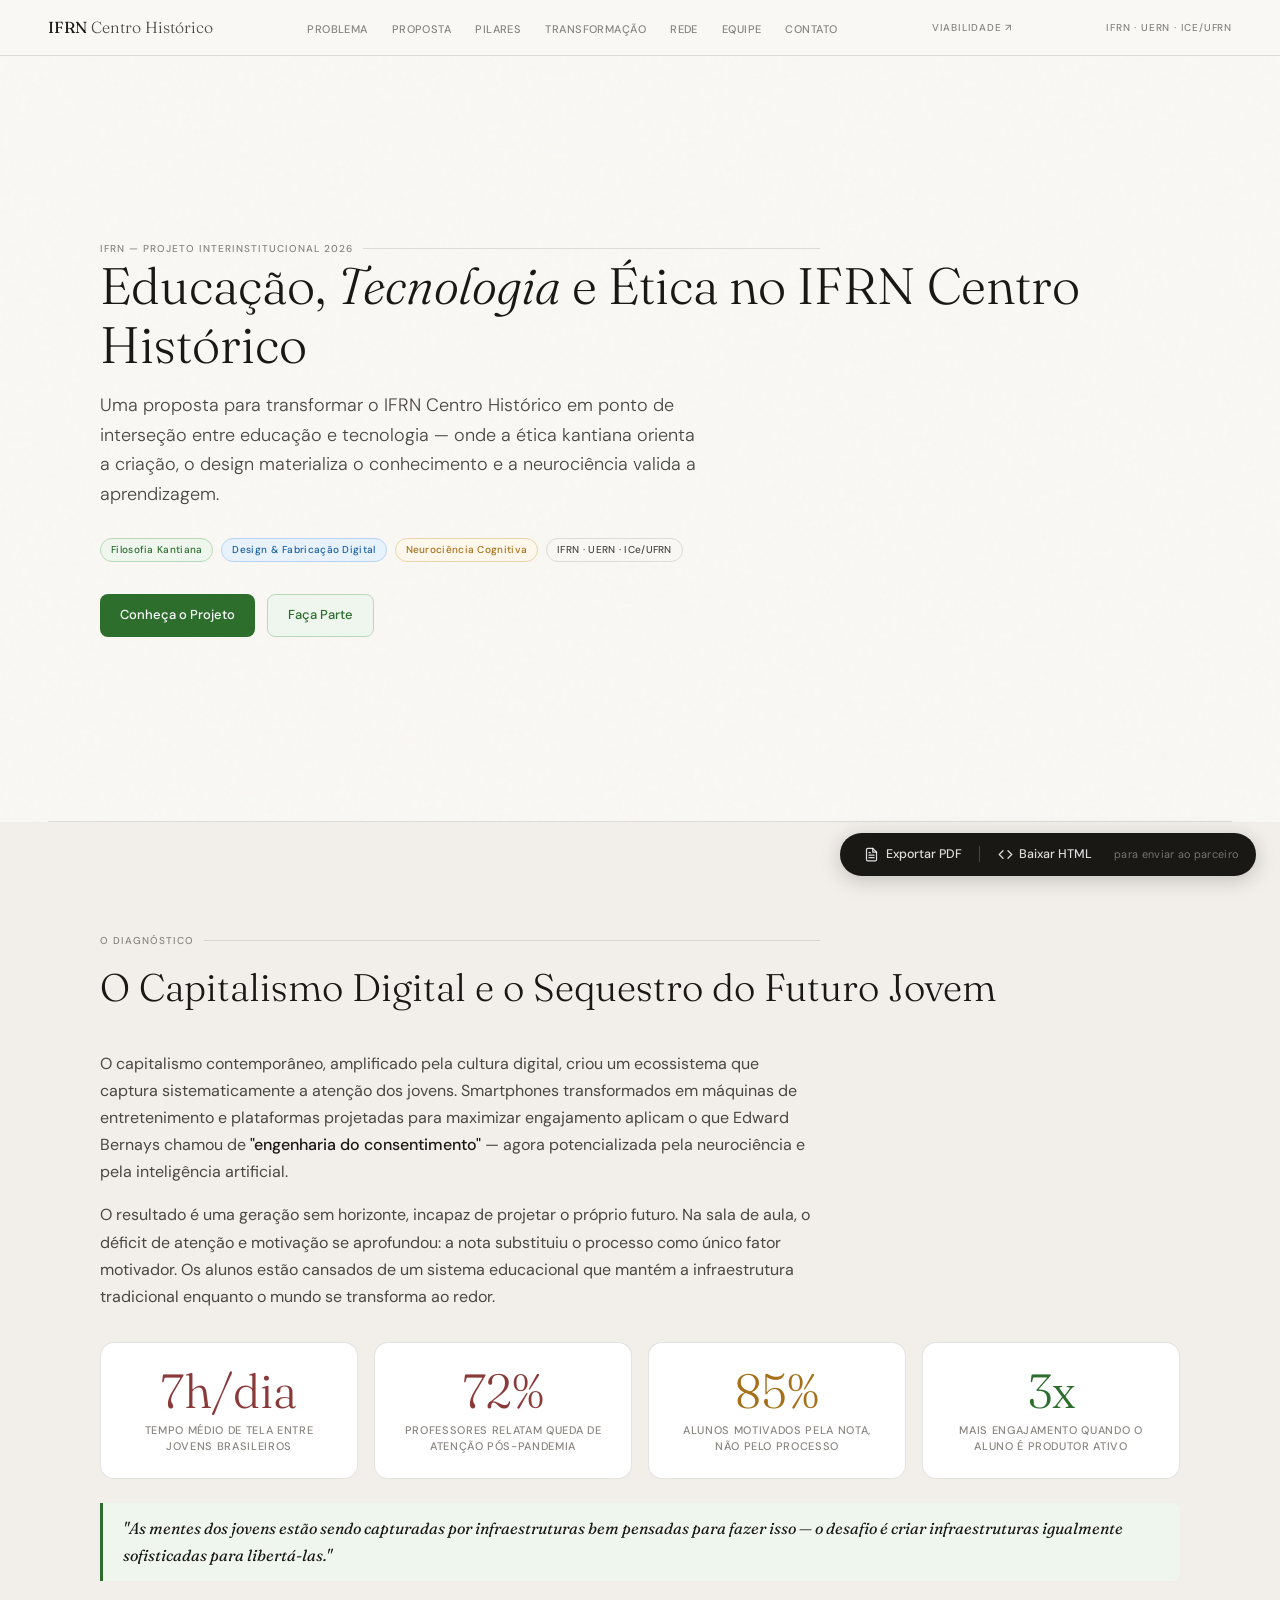
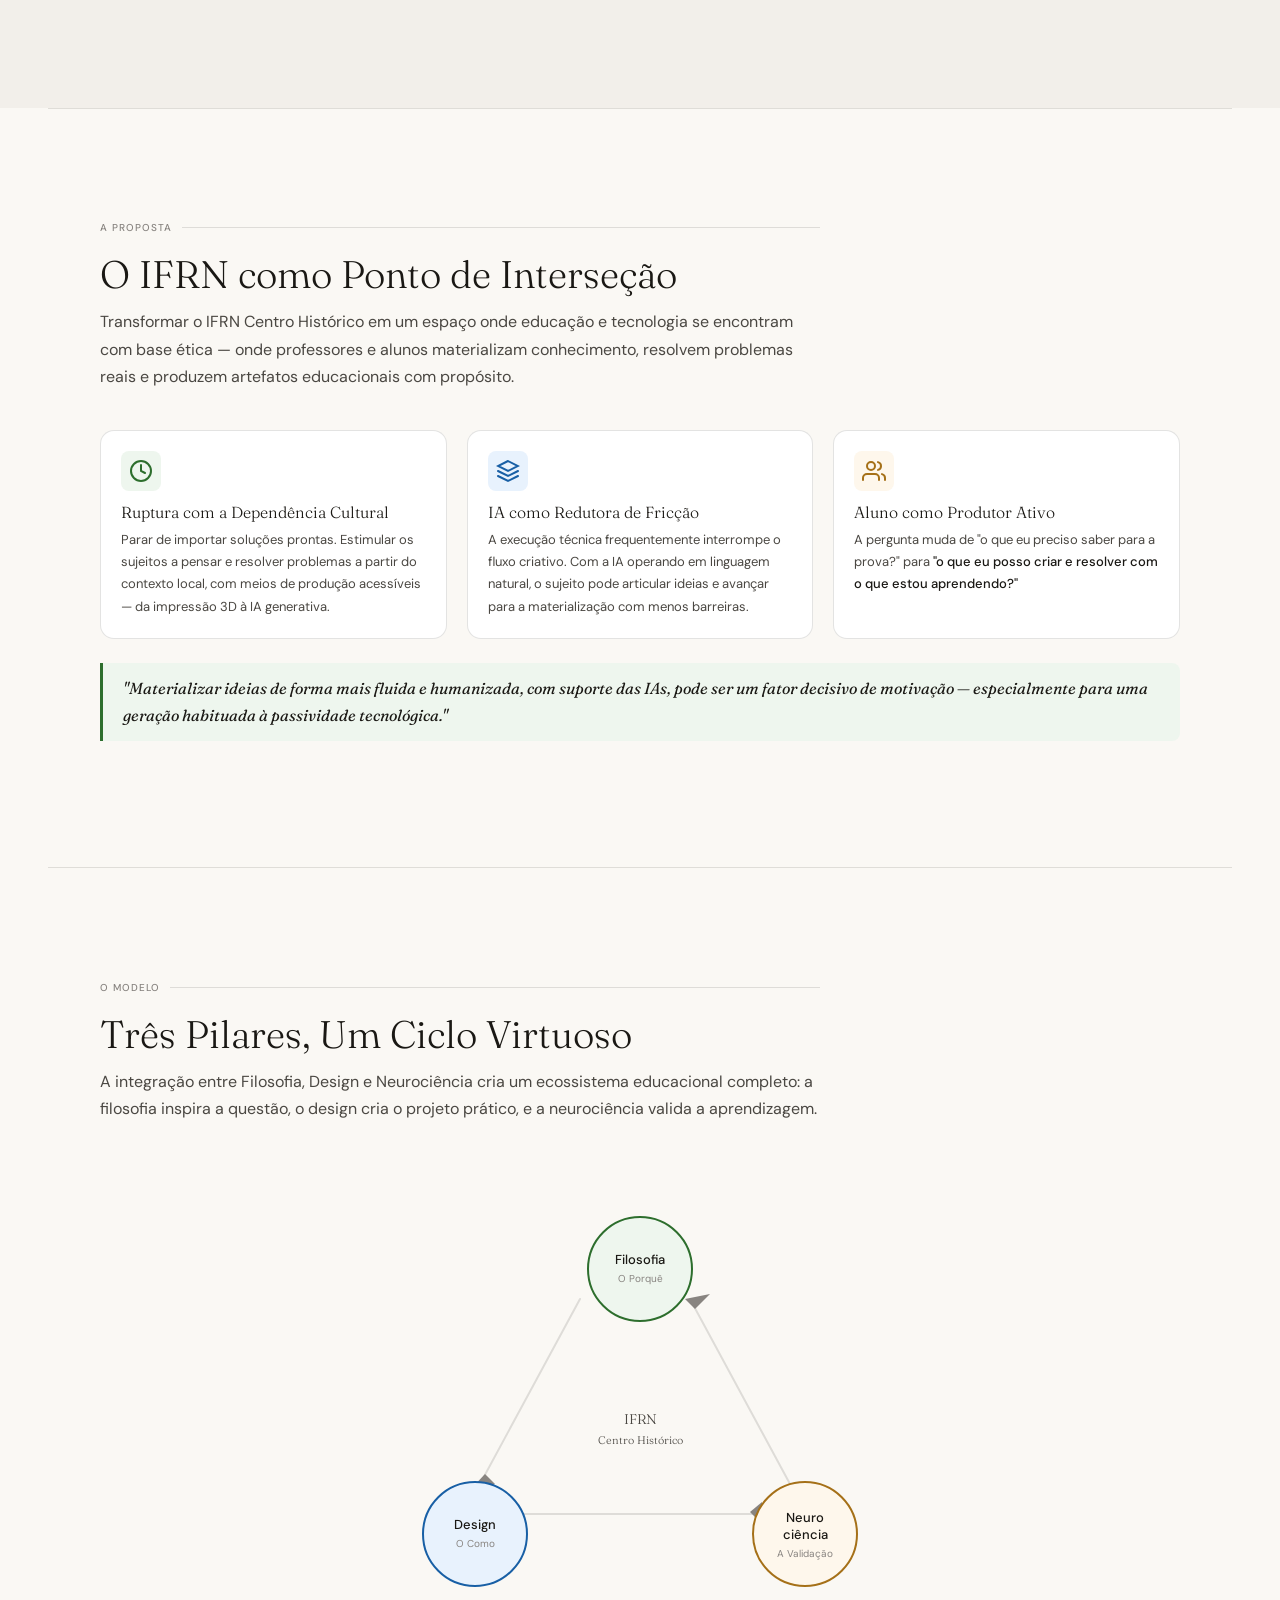
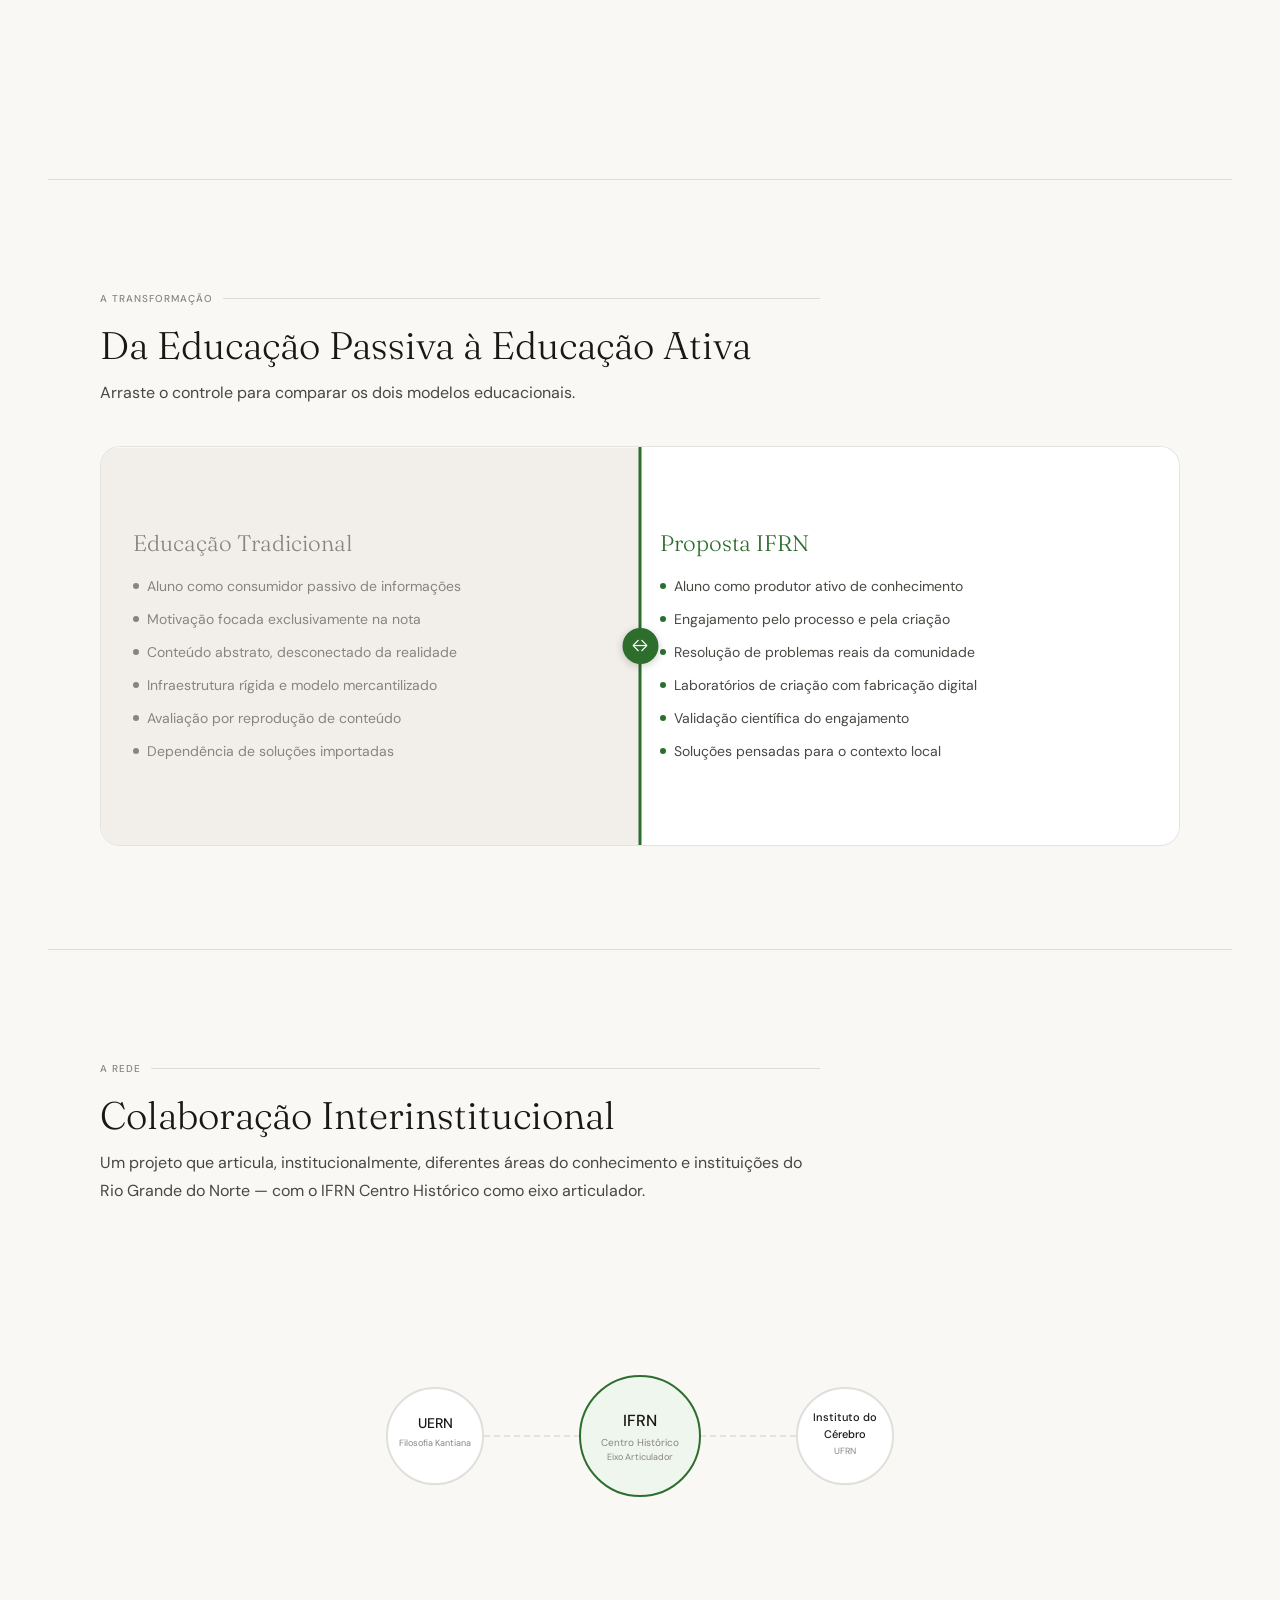
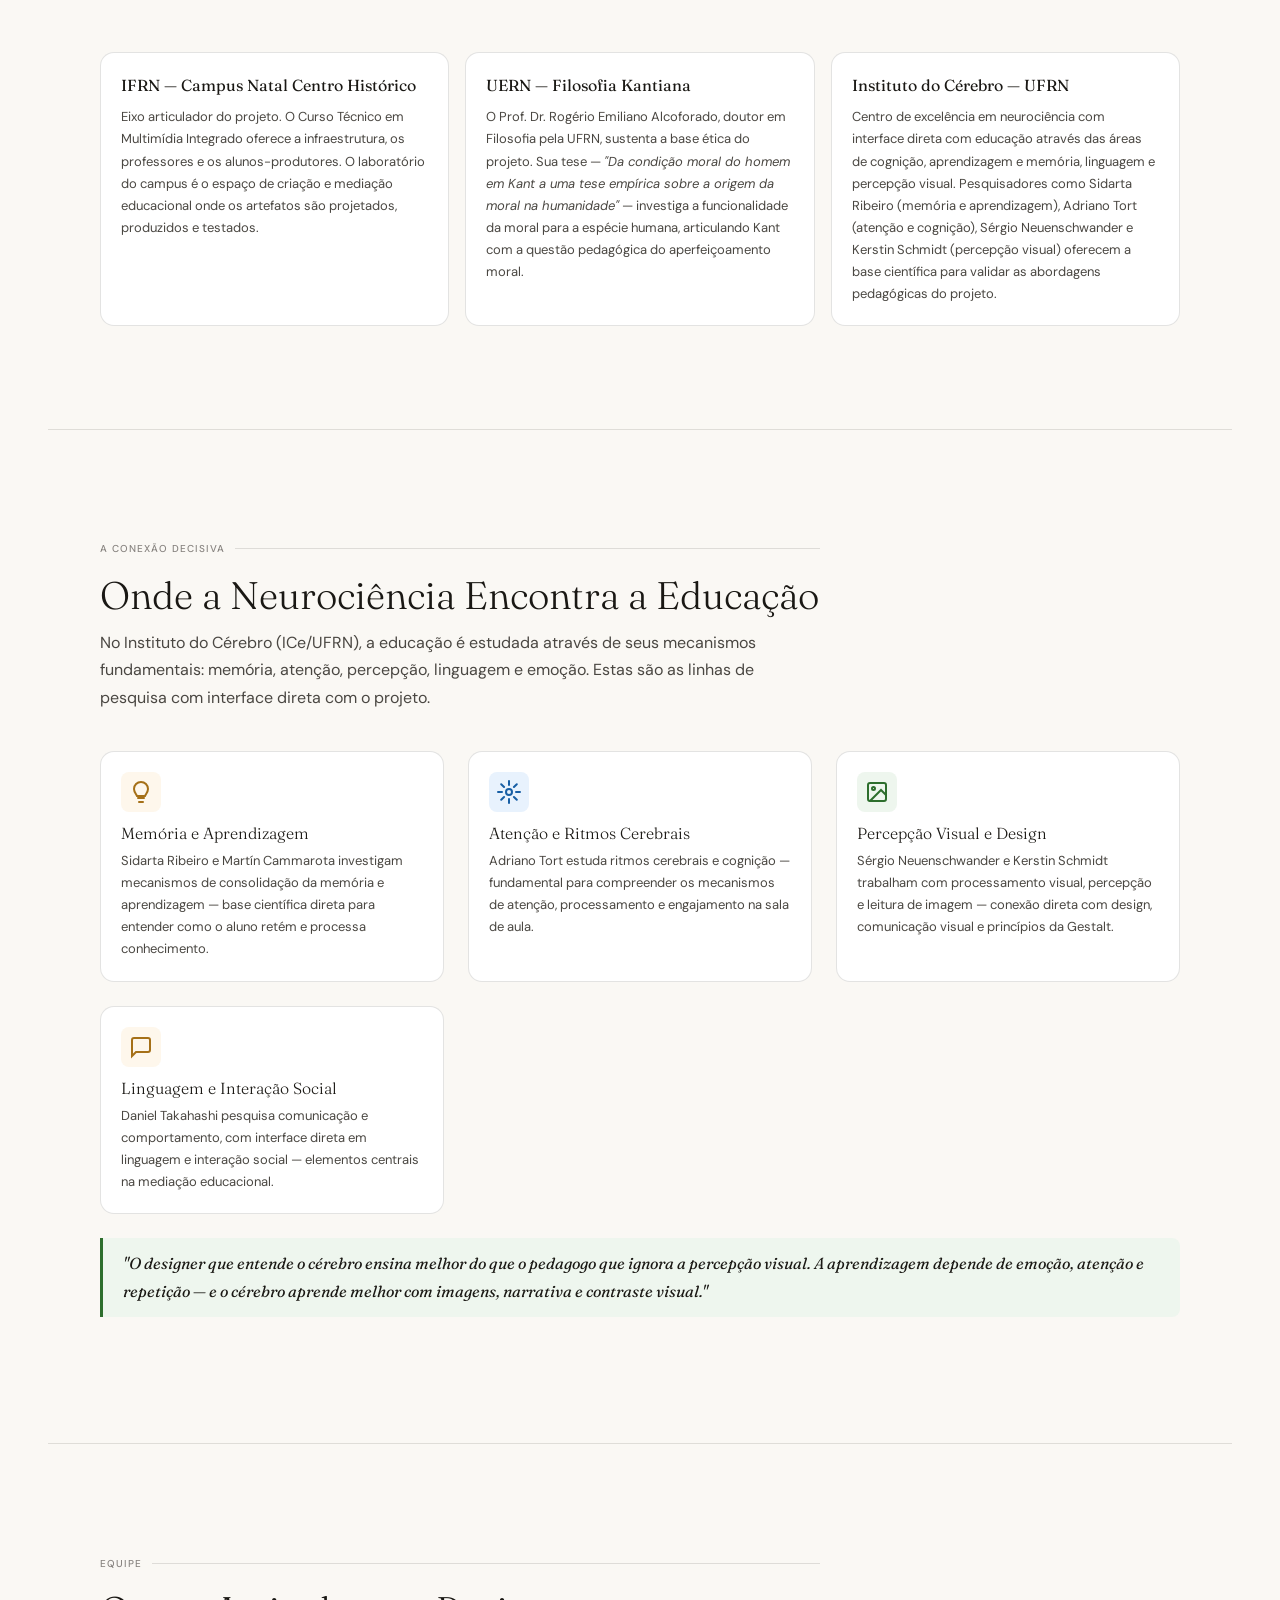
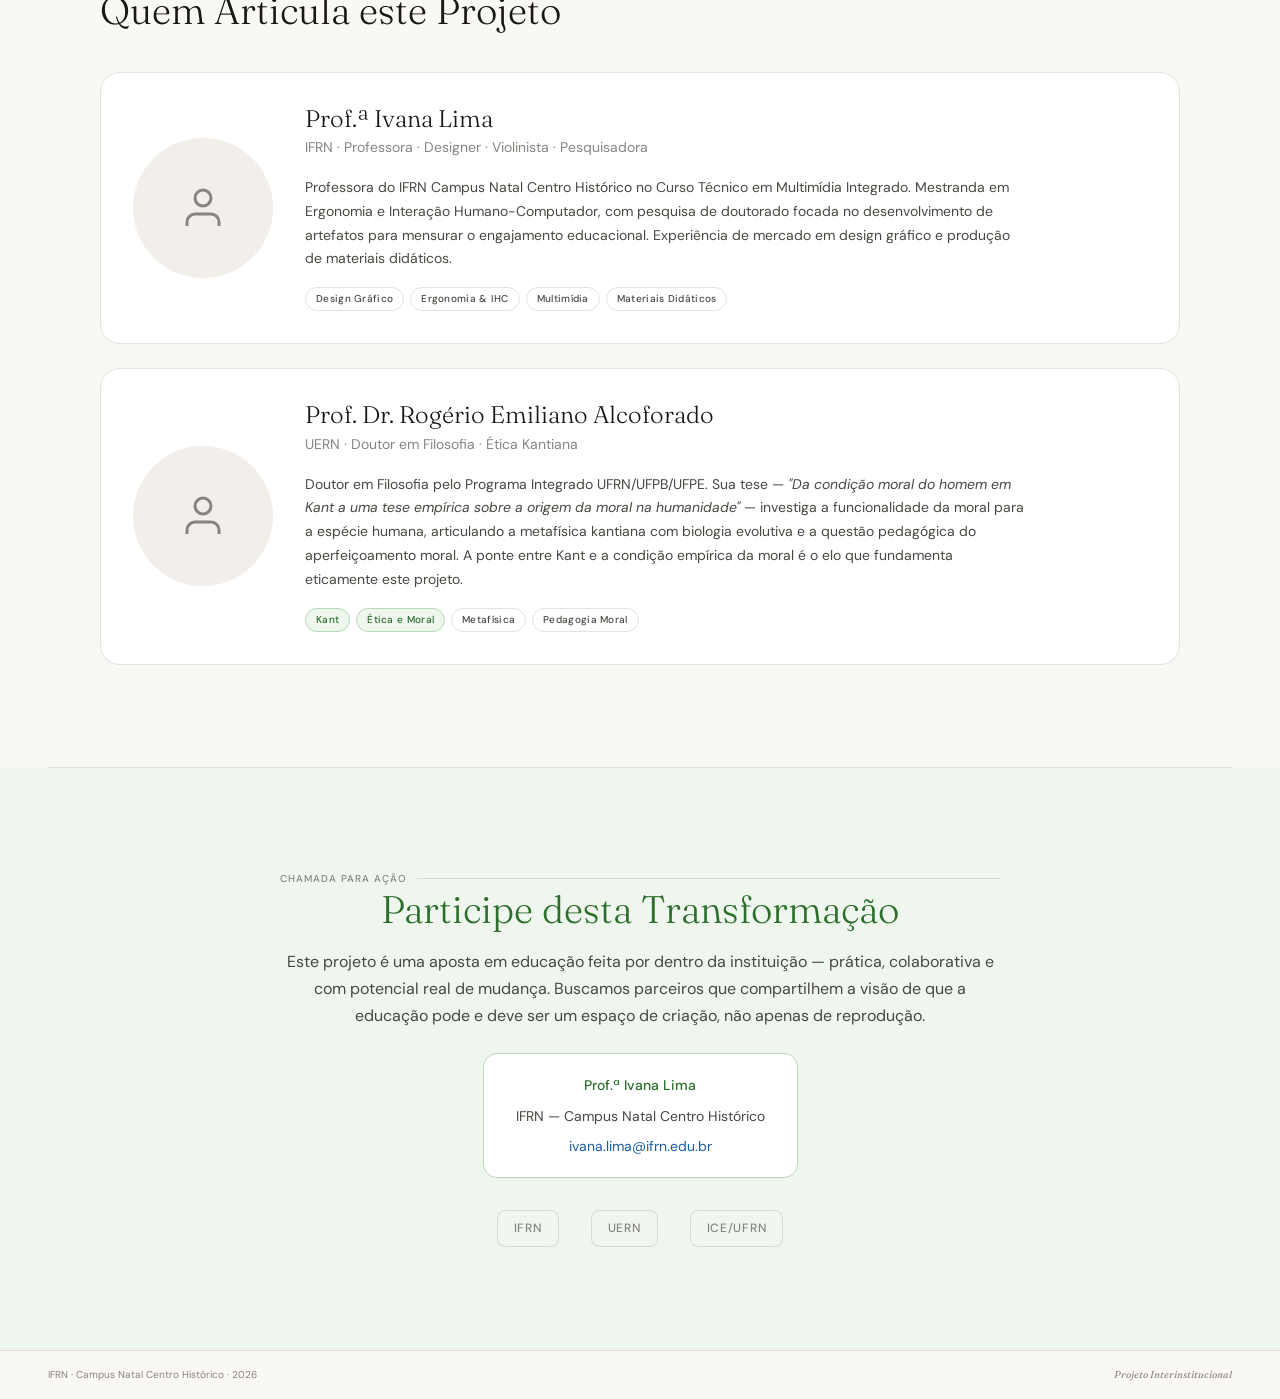
<file: index.html>
<!DOCTYPE html>
<html lang="pt-BR">
<head>
<meta charset="UTF-8">
<meta name="viewport" content="width=device-width, initial-scale=1.0">
<title>IFRN Centro Histórico — Educação, Tecnologia e Ética</title>
<meta name="description" content="Projeto interinstitucional do IFRN Centro Histórico que une Filosofia Kantiana, Design e Neurociência para transformar a educação técnica e tecnológica.">
<link rel="preconnect" href="https://fonts.googleapis.com">
<link rel="preconnect" href="https://fonts.gstatic.com" crossorigin>
<link href="https://fonts.googleapis.com/css2?family=Fraunces:ital,opsz,wght@0,9..144,300;0,9..144,400;1,9..144,300&family=DM+Sans:wght@300;400;500&display=swap" rel="stylesheet">
<link rel="stylesheet" href="css/variables.css">
<link rel="stylesheet" href="css/base.css">
<link rel="stylesheet" href="css/layout.css">
<link rel="stylesheet" href="css/components.css">
<link rel="stylesheet" href="css/sections.css">
<link rel="stylesheet" href="css/infographics.css">
<link rel="stylesheet" href="css/animations.css">
<link rel="stylesheet" href="css/print.css">
</head>
<body>

<!-- ========== NAV ========== -->
<nav class="nav" id="nav">
  <a href="#hero" class="nav-logo"><span>IFRN</span> Centro Histórico</a>
  <ul class="nav-links" id="navLinks">
    <li><a href="#problema" class="nav-link">Problema</a></li>
    <li><a href="#proposta" class="nav-link">Proposta</a></li>
    <li><a href="#pilares" class="nav-link">Pilares</a></li>
    <li><a href="#transformacao" class="nav-link">Transformação</a></li>
    <li><a href="#rede" class="nav-link">Rede</a></li>
    <li><a href="#equipe" class="nav-link">Equipe</a></li>
    <li><a href="#contato" class="nav-link">Contato</a></li>
  </ul>
  <a href="viabilidade.html" class="nav-badge" style="text-decoration:none;cursor:pointer" title="Levantamento de Viabilidade">Viabilidade ↗</a>
  <span class="nav-badge">IFRN · UERN · ICe/UFRN</span>
  <button class="nav-toggle" id="navToggle" aria-label="Abrir menu">
    <svg viewBox="0 0 24 24" fill="none" stroke="currentColor" stroke-width="2" stroke-linecap="round">
      <line x1="3" y1="6" x2="21" y2="6"/>
      <line x1="3" y1="12" x2="21" y2="12"/>
      <line x1="3" y1="18" x2="21" y2="18"/>
    </svg>
  </button>
</nav>

<!-- ========== HERO ========== -->
<section class="section hero" id="hero">
  <div class="hero-inner">
    <p class="eyebrow">IFRN — Projeto Interinstitucional 2026</p>
    <h1>Educação, <em>Tecnologia</em> e Ética no IFRN Centro Histórico</h1>
    <p class="hero-sub">Uma proposta para transformar o IFRN Centro Histórico em ponto de interseção entre educação e tecnologia — onde a ética kantiana orienta a criação, o design materializa o conhecimento e a neurociência valida a aprendizagem.</p>
    <div class="hero-tags">
      <span class="tag green">Filosofia Kantiana</span>
      <span class="tag blue">Design &amp; Fabricação Digital</span>
      <span class="tag amber">Neurociência Cognitiva</span>
      <span class="tag">IFRN · UERN · ICe/UFRN</span>
    </div>
    <div class="hero-cta">
      <a href="#proposta" class="btn btn-primary">Conheça o Projeto</a>
      <a href="#contato" class="btn btn-secondary">Faça Parte</a>
    </div>
  </div>
</section>

<hr class="section-divider">

<!-- ========== O PROBLEMA ========== -->
<section class="section section-problema" id="problema">
  <div class="section-inner">
    <div class="section-header" data-reveal="fade-up">
      <p class="eyebrow">O Diagnóstico</p>
      <h2>O Capitalismo Digital e o Sequestro do Futuro Jovem</h2>
    </div>

    <div data-reveal="fade-up" data-delay="1">
      <p>O capitalismo contemporâneo, amplificado pela cultura digital, criou um ecossistema que captura sistematicamente a atenção dos jovens. Smartphones transformados em máquinas de entretenimento e plataformas projetadas para maximizar engajamento aplicam o que Edward Bernays chamou de <strong>"engenharia do consentimento"</strong> — agora potencializada pela neurociência e pela inteligência artificial.</p>
      <p>O resultado é uma geração sem horizonte, incapaz de projetar o próprio futuro. Na sala de aula, o déficit de atenção e motivação se aprofundou: a nota substituiu o processo como único fator motivador. Os alunos estão cansados de um sistema educacional que mantém a infraestrutura tradicional enquanto o mundo se transforma ao redor.</p>
    </div>

    <div class="problema-stats" data-reveal="fade-up" data-delay="2">
      <div class="stat-card">
        <div class="stat-number red" data-count="7" data-suffix="h/dia">0</div>
        <div class="stat-label">Tempo médio de tela entre jovens brasileiros</div>
      </div>
      <div class="stat-card">
        <div class="stat-number red" data-count="72" data-suffix="%">0</div>
        <div class="stat-label">Professores relatam queda de atenção pós-pandemia</div>
      </div>
      <div class="stat-card">
        <div class="stat-number amber" data-count="85" data-suffix="%">0</div>
        <div class="stat-label">Alunos motivados pela nota, não pelo processo</div>
      </div>
      <div class="stat-card">
        <div class="stat-number green" data-count="3" data-suffix="x">0</div>
        <div class="stat-label">Mais engajamento quando o aluno é produtor ativo</div>
      </div>
    </div>

    <div class="quote" data-reveal="fade-up" data-delay="3">
      <p>"As mentes dos jovens estão sendo capturadas por infraestruturas bem pensadas para fazer isso — o desafio é criar infraestruturas igualmente sofisticadas para libertá-las."</p>
    </div>
  </div>
</section>

<hr class="section-divider">

<!-- ========== A PROPOSTA ========== -->
<section class="section" id="proposta">
  <div class="section-inner">
    <div class="section-header" data-reveal="fade-up">
      <p class="eyebrow">A Proposta</p>
      <h2>O IFRN como Ponto de Interseção</h2>
      <p>Transformar o IFRN Centro Histórico em um espaço onde educação e tecnologia se encontram com base ética — onde professores e alunos materializam conhecimento, resolvem problemas reais e produzem artefatos educacionais com propósito.</p>
    </div>

    <div class="proposta-features" data-reveal="fade-up" data-delay="1">
      <div class="feature-card">
        <div class="feature-icon" style="background:var(--green-bg);color:var(--green)">
          <svg width="24" height="24" viewBox="0 0 24 24" fill="none" stroke="currentColor" stroke-width="2" stroke-linecap="round"><circle cx="12" cy="12" r="10"/><path d="M12 6v6l4 2"/></svg>
        </div>
        <h3>Ruptura com a Dependência Cultural</h3>
        <p>Parar de importar soluções prontas. Estimular os sujeitos a pensar e resolver problemas a partir do contexto local, com meios de produção acessíveis — da impressão 3D à IA generativa.</p>
      </div>
      <div class="feature-card">
        <div class="feature-icon" style="background:var(--blue-bg);color:var(--blue)">
          <svg width="24" height="24" viewBox="0 0 24 24" fill="none" stroke="currentColor" stroke-width="2" stroke-linecap="round"><polygon points="12 2 2 7 12 12 22 7 12 2"/><polyline points="2 17 12 22 22 17"/><polyline points="2 12 12 17 22 12"/></svg>
        </div>
        <h3>IA como Redutora de Fricção</h3>
        <p>A execução técnica frequentemente interrompe o fluxo criativo. Com a IA operando em linguagem natural, o sujeito pode articular ideias e avançar para a materialização com menos barreiras.</p>
      </div>
      <div class="feature-card">
        <div class="feature-icon" style="background:var(--amber-bg);color:var(--amber)">
          <svg width="24" height="24" viewBox="0 0 24 24" fill="none" stroke="currentColor" stroke-width="2" stroke-linecap="round"><path d="M17 21v-2a4 4 0 0 0-4-4H5a4 4 0 0 0-4 4v2"/><circle cx="9" cy="7" r="4"/><path d="M23 21v-2a4 4 0 0 0-3-3.87"/><path d="M16 3.13a4 4 0 0 1 0 7.75"/></svg>
        </div>
        <h3>Aluno como Produtor Ativo</h3>
        <p>A pergunta muda de "o que eu preciso saber para a prova?" para <strong>"o que eu posso criar e resolver com o que estou aprendendo?"</strong></p>
      </div>
    </div>

    <div class="quote" data-reveal="fade-up" data-delay="2">
      <p>"Materializar ideias de forma mais fluida e humanizada, com suporte das IAs, pode ser um fator decisivo de motivação — especialmente para uma geração habituada à passividade tecnológica."</p>
    </div>
  </div>
</section>

<hr class="section-divider">

<!-- ========== OS TRÊS PILARES ========== -->
<section class="section" id="pilares">
  <div class="section-inner">
    <div class="section-header" data-reveal="fade-up">
      <p class="eyebrow">O Modelo</p>
      <h2>Três Pilares, Um Ciclo Virtuoso</h2>
      <p>A integração entre Filosofia, Design e Neurociência cria um ecossistema educacional completo: a filosofia inspira a questão, o design cria o projeto prático, e a neurociência valida a aprendizagem.</p>
    </div>

    <!-- Diagrama SVG triangular -->
    <div class="diagram-container diagram" data-reveal="scale">
      <svg viewBox="0 0 520 450" fill="none" xmlns="http://www.w3.org/2000/svg" role="img" aria-label="Diagrama dos três pilares: Filosofia, Design e Neurociência conectados em ciclo">
        <!-- Setas de conexão -->
        <path class="connection-path svg-line" d="M200 105 L100 290" style="--line-length:210" stroke-width="2"/>
        <path class="connection-path svg-line" d="M100 320 L380 320" style="--line-length:280" stroke-width="2"/>
        <path class="connection-path svg-line" d="M410 290 L310 105" style="--line-length:210" stroke-width="2"/>

        <!-- Setas -->
        <polygon class="connection-arrow" points="105,280 90,296 115,290" />
        <polygon class="connection-arrow" points="370,318 382,330 382,308" />
        <polygon class="connection-arrow" points="315,115 330,100 305,105" />

        <!-- Label central -->
        <text class="diagram-center-label" x="260" y="230">IFRN</text>
        <text class="diagram-center-label" x="260" y="250" style="font-size:11px">Centro Histórico</text>

        <!-- Nó: Filosofia (topo) -->
        <g class="pillar-node node-filosofia" data-pillar="filosofia" role="button" tabindex="0" aria-label="Pilar Filosofia Kantiana">
          <circle cx="260" cy="75" r="52"/>
          <text x="260" y="70">Filosofia</text>
          <text class="node-sub" x="260" y="88">O Porquê</text>
        </g>

        <!-- Nó: Design (esquerda) -->
        <g class="pillar-node node-design" data-pillar="design" role="button" tabindex="0" aria-label="Pilar Design">
          <circle cx="95" cy="340" r="52"/>
          <text x="95" y="335">Design</text>
          <text class="node-sub" x="95" y="353">O Como</text>
        </g>

        <!-- Nó: Neurociência (direita) -->
        <g class="pillar-node node-neuro" data-pillar="neuro" role="button" tabindex="0" aria-label="Pilar Neurociência">
          <circle cx="425" cy="340" r="52"/>
          <text x="425" y="328">Neuro</text>
          <text x="425" y="345" style="font-size:13px;font-weight:500;text-anchor:middle;fill:var(--ink)">ciência</text>
          <text class="node-sub" x="425" y="363">A Validação</text>
        </g>
      </svg>
    </div>

    <!-- Painéis de detalhe (accordion) -->
    <div class="pillar-detail" id="detail-filosofia">
      <div class="pillar-detail-inner" style="border-left: 4px solid var(--green)">
        <h3 style="color:var(--green)">Filosofia Kantiana — O Porquê</h3>
        <p style="margin-top:.75rem">A ética kantiana fornece a base moral do projeto: tratar cada aluno como fim em si mesmo, nunca como meio. Em vez de apenas ensinar uma técnica, o aluno é incentivado a questionar: <strong>"Por que isso é importante? Qual o impacto na minha comunidade?"</strong></p>
        <p>Como demonstra a tese do Prof. Dr. Rogério Alcoforado (UERN) — <em>"Da condição moral do homem em Kant a uma tese empírica sobre a origem da moral na humanidade"</em> — a moral tem funcionalidade para a espécie humana, e a pedagogia moral é inseparável do aperfeiçoamento humano. A educação não é apenas transmissão de conteúdo: é construção da condição moral do sujeito.</p>
      </div>
    </div>

    <div class="pillar-detail" id="detail-design">
      <div class="pillar-detail-inner" style="border-left: 4px solid var(--blue)">
        <h3 style="color:var(--blue)">Design — O Como</h3>
        <p style="margin-top:.75rem">O design traduz o propósito filosófico em ação concreta. Permite que os alunos <strong>materializem</strong> o conhecimento através da criação de artefatos — digitais (multimídia, web, aplicativos) e analógicos (impressão 3D em filamento PLA, resina, materiais físicos).</p>
        <p>Ao se envolverem em processos práticos para solucionar problemas reais da sua comunidade, os alunos se tornam produtores de conhecimento. O aprendizado se torna tangível e com finalidade clara.</p>
      </div>
    </div>

    <div class="pillar-detail" id="detail-neuro">
      <div class="pillar-detail-inner" style="border-left: 4px solid var(--amber)">
        <h3 style="color:var(--amber)">Neurociência Cognitiva — A Validação</h3>
        <p style="margin-top:.75rem">No Instituto do Cérebro (ICe/UFRN), a educação não é estudada como "educação" — ela é estudada como <strong>memória, atenção, percepção, linguagem e emoção</strong>. Isso bate diretamente com o que se trabalha em design e comunicação visual.</p>
        <p>Pesquisas mostram que a aprendizagem depende de emoção + atenção + repetição, e que o cérebro aprende melhor com imagens, narrativa e contraste visual — princípios que conectam diretamente com a Gestalt e o design. O ICe oferece ferramentas para medir cientificamente o engajamento, validando quais abordagens pedagógicas realmente funcionam.</p>
      </div>
    </div>
  </div>
</section>

<hr class="section-divider">

<!-- ========== TRANSFORMAÇÃO (SLIDER) ========== -->
<section class="section" id="transformacao">
  <div class="section-inner">
    <div class="section-header" data-reveal="fade-up">
      <p class="eyebrow">A Transformação</p>
      <h2>Da Educação Passiva à Educação Ativa</h2>
      <p>Arraste o controle para comparar os dois modelos educacionais.</p>
    </div>

    <div class="comparison-container" data-reveal="scale" style="--slider-pos:50%;--clip-right:50%">
      <div class="comparison-side comparison-before">
        <h3>Educação Tradicional</h3>
        <ul class="comparison-list">
          <li>Aluno como consumidor passivo de informações</li>
          <li>Motivação focada exclusivamente na nota</li>
          <li>Conteúdo abstrato, desconectado da realidade</li>
          <li>Infraestrutura rígida e modelo mercantilizado</li>
          <li>Avaliação por reprodução de conteúdo</li>
          <li>Dependência de soluções importadas</li>
        </ul>
      </div>
      <div class="comparison-side comparison-after">
        <div style="margin-left:52%">
          <h3>Proposta IFRN</h3>
          <ul class="comparison-list">
            <li>Aluno como produtor ativo de conhecimento</li>
            <li>Engajamento pelo processo e pela criação</li>
            <li>Resolução de problemas reais da comunidade</li>
            <li>Laboratórios de criação com fabricação digital</li>
            <li>Validação científica do engajamento</li>
            <li>Soluções pensadas para o contexto local</li>
          </ul>
        </div>
      </div>
      <div class="comparison-handle" role="slider" aria-label="Controle de comparação" tabindex="0" aria-valuemin="0" aria-valuemax="100" aria-valuenow="50"></div>
    </div>
  </div>
</section>

<hr class="section-divider">

<!-- ========== REDE INSTITUCIONAL ========== -->
<section class="section" id="rede">
  <div class="section-inner">
    <div class="section-header" data-reveal="fade-up">
      <p class="eyebrow">A Rede</p>
      <h2>Colaboração Interinstitucional</h2>
      <p>Um projeto que articula, institucionalmente, diferentes áreas do conhecimento e instituições do Rio Grande do Norte — com o IFRN Centro Histórico como eixo articulador.</p>
    </div>

    <!-- Diagrama de rede SVG — IFRN central, 2 parceiros -->
    <div class="rede-diagram diagram" data-reveal="scale">
      <svg viewBox="0 0 650 320" fill="none" xmlns="http://www.w3.org/2000/svg" role="img" aria-label="Rede de colaboração institucional">
        <!-- Linhas de conexão -->
        <line class="rede-line" x1="325" y1="160" x2="120" y2="160" data-target="uern"/>
        <line class="rede-line" x1="325" y1="160" x2="530" y2="160" data-target="ice"/>

        <!-- Nó central: IFRN (maior) -->
        <g class="rede-node center" data-inst="ifrn" role="button" tabindex="0">
          <circle cx="325" cy="160" r="60"/>
          <text x="325" y="150" style="font-size:16px;font-weight:500;text-anchor:middle;fill:var(--ink)">IFRN</text>
          <text class="rede-role" x="325" y="170" style="font-size:10px">Centro Histórico</text>
          <text class="rede-role" x="325" y="184" style="font-size:9px;fill:var(--ink3)">Eixo Articulador</text>
        </g>

        <!-- UERN -->
        <g class="rede-node satellite" data-inst="uern" role="button" tabindex="0">
          <circle cx="120" cy="160" r="48"/>
          <text x="120" y="152" style="font-size:14px;font-weight:500;text-anchor:middle;fill:var(--ink)">UERN</text>
          <text class="rede-role" x="120" y="170">Filosofia Kantiana</text>
        </g>

        <!-- Instituto do Cérebro (UFRN) -->
        <g class="rede-node satellite" data-inst="ice" role="button" tabindex="0">
          <circle cx="530" cy="160" r="48"/>
          <text x="530" y="145" style="font-size:11px;font-weight:500;text-anchor:middle;fill:var(--ink)">Instituto do</text>
          <text x="530" y="162" style="font-size:11px;font-weight:500;text-anchor:middle;fill:var(--ink)">Cérebro</text>
          <text class="rede-role" x="530" y="178">UFRN</text>
        </g>
      </svg>
    </div>

    <div class="rede-details" data-reveal="fade-up" data-delay="1">
      <div class="rede-card" data-inst="ifrn">
        <h4>IFRN — Campus Natal Centro Histórico</h4>
        <p>Eixo articulador do projeto. O Curso Técnico em Multimídia Integrado oferece a infraestrutura, os professores e os alunos-produtores. O laboratório do campus é o espaço de criação e mediação educacional onde os artefatos são projetados, produzidos e testados.</p>
      </div>
      <div class="rede-card" data-inst="uern">
        <h4>UERN — Filosofia Kantiana</h4>
        <p>O Prof. Dr. Rogério Emiliano Alcoforado, doutor em Filosofia pela UFRN, sustenta a base ética do projeto. Sua tese — <em>"Da condição moral do homem em Kant a uma tese empírica sobre a origem da moral na humanidade"</em> — investiga a funcionalidade da moral para a espécie humana, articulando Kant com a questão pedagógica do aperfeiçoamento moral.</p>
      </div>
      <div class="rede-card" data-inst="ice">
        <h4>Instituto do Cérebro — UFRN</h4>
        <p>Centro de excelência em neurociência com interface direta com educação através das áreas de cognição, aprendizagem e memória, linguagem e percepção visual. Pesquisadores como Sidarta Ribeiro (memória e aprendizagem), Adriano Tort (atenção e cognição), Sérgio Neuenschwander e Kerstin Schmidt (percepção visual) oferecem a base científica para validar as abordagens pedagógicas do projeto.</p>
      </div>
    </div>
  </div>
</section>

<hr class="section-divider">

<!-- ========== NEUROCIÊNCIA E EDUCAÇÃO ========== -->
<section class="section" id="neurociencia">
  <div class="section-inner">
    <div class="section-header" data-reveal="fade-up">
      <p class="eyebrow">A Conexão Decisiva</p>
      <h2>Onde a Neurociência Encontra a Educação</h2>
      <p>No Instituto do Cérebro (ICe/UFRN), a educação é estudada através de seus mecanismos fundamentais: memória, atenção, percepção, linguagem e emoção. Estas são as linhas de pesquisa com interface direta com o projeto.</p>
    </div>

    <div class="grid-2" data-reveal="fade-up" data-delay="1">
      <div class="feature-card">
        <div class="feature-icon" style="background:var(--amber-bg);color:var(--amber)">
          <svg width="24" height="24" viewBox="0 0 24 24" fill="none" stroke="currentColor" stroke-width="2" stroke-linecap="round"><path d="M12 2a7 7 0 0 1 7 7c0 3-2 5-3 7h-8c-1-2-3-4-3-7a7 7 0 0 1 7-7z"/><line x1="9" y1="18" x2="15" y2="18"/><line x1="10" y1="22" x2="14" y2="22"/></svg>
        </div>
        <h3>Memória e Aprendizagem</h3>
        <p>Sidarta Ribeiro e Martín Cammarota investigam mecanismos de consolidação da memória e aprendizagem — base científica direta para entender como o aluno retém e processa conhecimento.</p>
      </div>
      <div class="feature-card">
        <div class="feature-icon" style="background:var(--blue-bg);color:var(--blue)">
          <svg width="24" height="24" viewBox="0 0 24 24" fill="none" stroke="currentColor" stroke-width="2" stroke-linecap="round"><circle cx="12" cy="12" r="3"/><path d="M12 1v4M12 19v4M4.22 4.22l2.83 2.83M16.95 16.95l2.83 2.83M1 12h4M19 12h4M4.22 19.78l2.83-2.83M16.95 7.05l2.83-2.83"/></svg>
        </div>
        <h3>Atenção e Ritmos Cerebrais</h3>
        <p>Adriano Tort estuda ritmos cerebrais e cognição — fundamental para compreender os mecanismos de atenção, processamento e engajamento na sala de aula.</p>
      </div>
      <div class="feature-card">
        <div class="feature-icon" style="background:var(--green-bg);color:var(--green)">
          <svg width="24" height="24" viewBox="0 0 24 24" fill="none" stroke="currentColor" stroke-width="2" stroke-linecap="round"><rect x="3" y="3" width="18" height="18" rx="2"/><circle cx="8.5" cy="8.5" r="1.5"/><path d="M21 15l-5-5L5 21"/></svg>
        </div>
        <h3>Percepção Visual e Design</h3>
        <p>Sérgio Neuenschwander e Kerstin Schmidt trabalham com processamento visual, percepção e leitura de imagem — conexão direta com design, comunicação visual e princípios da Gestalt.</p>
      </div>
      <div class="feature-card">
        <div class="feature-icon" style="background:var(--amber-bg);color:var(--amber)">
          <svg width="24" height="24" viewBox="0 0 24 24" fill="none" stroke="currentColor" stroke-width="2" stroke-linecap="round"><path d="M21 15a2 2 0 0 1-2 2H7l-4 4V5a2 2 0 0 1 2-2h14a2 2 0 0 1 2 2z"/></svg>
        </div>
        <h3>Linguagem e Interação Social</h3>
        <p>Daniel Takahashi pesquisa comunicação e comportamento, com interface direta em linguagem e interação social — elementos centrais na mediação educacional.</p>
      </div>
    </div>

    <div class="quote" data-reveal="fade-up" data-delay="2">
      <p>"O designer que entende o cérebro ensina melhor do que o pedagogo que ignora a percepção visual. A aprendizagem depende de emoção, atenção e repetição — e o cérebro aprende melhor com imagens, narrativa e contraste visual."</p>
    </div>
  </div>
</section>

<hr class="section-divider">

<!-- ========== EQUIPE ========== -->
<section class="section" id="equipe">
  <div class="section-inner">
    <div class="section-header" data-reveal="fade-up">
      <p class="eyebrow">Equipe</p>
      <h2>Quem Articula este Projeto</h2>
    </div>

    <!-- Ivana -->
    <div class="pesquisadora-card" data-reveal="fade-up" data-delay="1" style="margin-bottom:1.5rem">
      <div class="pesquisadora-foto">
        <svg width="48" height="48" viewBox="0 0 24 24" fill="none" stroke="currentColor" stroke-width="1.5"><path d="M20 21v-2a4 4 0 0 0-4-4H8a4 4 0 0 0-4 4v2"/><circle cx="12" cy="7" r="4"/></svg>
      </div>
      <div class="pesquisadora-info">
        <h3>Prof.ª Ivana Lima</h3>
        <p class="pesquisadora-role">IFRN · Professora · Designer · Violinista · Pesquisadora</p>
        <p>Professora do IFRN Campus Natal Centro Histórico no Curso Técnico em Multimídia Integrado. Mestranda em Ergonomia e Interação Humano-Computador, com pesquisa de doutorado focada no desenvolvimento de artefatos para mensurar o engajamento educacional. Experiência de mercado em design gráfico e produção de materiais didáticos.</p>
        <div class="pesquisadora-tags">
          <span class="tag">Design Gráfico</span>
          <span class="tag">Ergonomia &amp; IHC</span>
          <span class="tag">Multimídia</span>
          <span class="tag">Materiais Didáticos</span>
        </div>
      </div>
    </div>

    <!-- Rogério -->
    <div class="pesquisadora-card" data-reveal="fade-up" data-delay="2">
      <div class="pesquisadora-foto">
        <svg width="48" height="48" viewBox="0 0 24 24" fill="none" stroke="currentColor" stroke-width="1.5"><path d="M20 21v-2a4 4 0 0 0-4-4H8a4 4 0 0 0-4 4v2"/><circle cx="12" cy="7" r="4"/></svg>
      </div>
      <div class="pesquisadora-info">
        <h3>Prof. Dr. Rogério Emiliano Alcoforado</h3>
        <p class="pesquisadora-role">UERN · Doutor em Filosofia · Ética Kantiana</p>
        <p>Doutor em Filosofia pelo Programa Integrado UFRN/UFPB/UFPE. Sua tese — <em>"Da condição moral do homem em Kant a uma tese empírica sobre a origem da moral na humanidade"</em> — investiga a funcionalidade da moral para a espécie humana, articulando a metafísica kantiana com biologia evolutiva e a questão pedagógica do aperfeiçoamento moral. A ponte entre Kant e a condição empírica da moral é o elo que fundamenta eticamente este projeto.</p>
        <div class="pesquisadora-tags">
          <span class="tag green">Kant</span>
          <span class="tag green">Ética e Moral</span>
          <span class="tag">Metafísica</span>
          <span class="tag">Pedagogia Moral</span>
        </div>
      </div>
    </div>
  </div>
</section>

<hr class="section-divider">

<!-- ========== CTA ========== -->
<section class="section section-cta" id="contato">
  <div class="section-inner" style="text-align:center">
    <div data-reveal="fade-up">
      <p class="eyebrow" style="justify-content:center">Chamada para Ação</p>
      <h2>Participe desta Transformação</h2>
      <p style="margin:1rem auto 0">Este projeto é uma aposta em educação feita por dentro da instituição — prática, colaborativa e com potencial real de mudança. Buscamos parceiros que compartilhem a visão de que a educação pode e deve ser um espaço de criação, não apenas de reprodução.</p>
    </div>

    <div class="cta-contact" data-reveal="fade-up" data-delay="1">
      <strong>Prof.ª Ivana Lima</strong>
      <span>IFRN — Campus Natal Centro Histórico</span>
      <span style="color:var(--blue)">ivana.lima@ifrn.edu.br</span>
    </div>

    <div class="cta-logos" data-reveal="fade-up" data-delay="2">
      <span>IFRN</span>
      <span>UERN</span>
      <span>ICe/UFRN</span>
    </div>
  </div>
</section>

<!-- ========== FOOTER ========== -->
<footer class="footer">
  <span class="footer-l">IFRN · Campus Natal Centro Histórico · 2026</span>
  <span class="footer-r">Projeto Interinstitucional</span>
</footer>

<!-- ========== BARRA DE EXPORTAÇÃO ========== -->
<div id="export-bar" aria-label="Opções de exportação">
  <button class="export-btn" id="btnPdf" onclick="exportPDF()" title="Exportar como PDF">
    <svg width="15" height="15" viewBox="0 0 24 24" fill="none" stroke="currentColor" stroke-width="2" stroke-linecap="round"><path d="M14 2H6a2 2 0 0 0-2 2v16a2 2 0 0 0 2 2h12a2 2 0 0 0 2-2V8z"/><polyline points="14 2 14 8 20 8"/><line x1="16" y1="13" x2="8" y2="13"/><line x1="16" y1="17" x2="8" y2="17"/><line x1="10" y1="9" x2="8" y2="9"/></svg>
    <span>Exportar PDF</span>
  </button>
  <div class="export-sep"></div>
  <button class="export-btn" id="btnHtml" onclick="exportHTML()" title="Baixar HTML autossuficiente para enviar">
    <svg width="15" height="15" viewBox="0 0 24 24" fill="none" stroke="currentColor" stroke-width="2" stroke-linecap="round"><polyline points="16 18 22 12 16 6"/><polyline points="8 6 2 12 8 18"/></svg>
    <span>Baixar HTML</span>
  </button>
  <span class="export-hint">para enviar ao parceiro</span>
</div>

<style>
/* === Export Bar === */
#export-bar {
  position: fixed;
  bottom: 1.5rem;
  right: 1.5rem;
  z-index: 200;
  display: flex;
  align-items: center;
  gap: .5rem;
  background: var(--ink);
  border-radius: 100px;
  padding: .5rem .75rem .5rem .9rem;
  box-shadow: 0 4px 20px rgba(26,24,20,.22);
}
.export-btn {
  display: flex;
  align-items: center;
  gap: .4rem;
  background: none;
  border: none;
  color: rgba(255,255,255,.85);
  font-family: var(--sans);
  font-size: .78rem;
  font-weight: 500;
  cursor: pointer;
  padding: .35rem .6rem;
  border-radius: 100px;
  transition: background .15s, color .15s;
  white-space: nowrap;
}
.export-btn:hover {
  background: rgba(255,255,255,.12);
  color: #fff;
}
.export-sep {
  width: 1px;
  height: 16px;
  background: rgba(255,255,255,.2);
}
.export-hint {
  font-size: .68rem;
  color: rgba(255,255,255,.4);
  letter-spacing: .03em;
  padding-left: .25rem;
  padding-right: .35rem;
}
#btnPdf.loading span::after { content: '…'; }
</style>

<script>
/* ============================================================
   EXPORTAR PDF — usa a stylesheet de impressão
============================================================ */
function exportPDF() {
  const btn = document.getElementById('btnPdf');
  btn.classList.add('loading');
  // Pequeno delay para o browser terminar qualquer animação
  setTimeout(() => {
    window.print();
    btn.classList.remove('loading');
  }, 120);
}

/* ============================================================
   EXPORTAR HTML AUTOSSUFICIENTE
   Lê todos os CSS, inline-iza no documento e gera um .html
   limpo para enviar ao parceiro (funciona offline)
============================================================ */
async function exportHTML() {
  const btn = document.getElementById('btnHtml');
  const originalText = btn.querySelector('span').textContent;
  btn.querySelector('span').textContent = 'Gerando…';
  btn.disabled = true;

  try {
    // 1. Coletar todos os <link rel="stylesheet">
    const links = [...document.querySelectorAll('link[rel="stylesheet"]')];
    const cssBlocks = await Promise.all(links.map(async (link) => {
      try {
        const res = await fetch(link.href);
        return await res.text();
      } catch {
        return '/* não carregado: ' + link.href + ' */';
      }
    }));
    const allCSS = cssBlocks.join('\n\n');

    // 2. Clonar o documento
    const clone = document.documentElement.cloneNode(true);

    // 3. Remover scripts, links de CSS externos e barra de exportação
    clone.querySelectorAll('script, link[rel="stylesheet"], #export-bar').forEach(el => el.remove());

    // 4. Injetar CSS inline
    const styleEl = clone.ownerDocument
      ? clone.ownerDocument.createElement('style')
      : document.createElement('style');
    styleEl.textContent = allCSS;
    clone.querySelector('head').appendChild(styleEl);

    // 5. Abrir todos os detalhes dos pilares (estavam fechados por JS)
    clone.querySelectorAll('.pillar-detail').forEach(d => {
      d.style.maxHeight = 'none';
      d.style.opacity = '1';
      d.style.overflow = 'visible';
    });

    // 6. Revelar todos os elementos animados
    clone.querySelectorAll('[data-reveal]').forEach(el => {
      el.style.opacity = '1';
      el.style.transform = 'none';
    });

    // 7. Adicionar cabeçalho de origem
    const today = new Date().toLocaleDateString('pt-BR', {day:'2-digit', month:'long', year:'numeric'});
    const originBanner = document.createElement('div');
    originBanner.innerHTML = `<div style="background:#eef6ee;border-bottom:2px solid #b8d9b8;padding:.75rem 2rem;font-family:'DM Sans',system-ui,sans-serif;font-size:12px;color:#2d6e2d;display:flex;align-items:center;justify-content:space-between;flex-wrap:wrap;gap:.5rem"><span><strong>Proposta enviada por Prof.ª Ivana Lima</strong> — IFRN Campus Natal Centro Histórico</span><span>Documento gerado em ${today}</span></div>`;
    const navEl = clone.querySelector('.nav');
    if (navEl) navEl.insertAdjacentElement('afterend', originBanner);

    // 8. Gerar blob e download
    const html = '<!DOCTYPE html>\n' + clone.outerHTML;
    const blob = new Blob([html], { type: 'text/html;charset=utf-8' });
    const a = document.createElement('a');
    a.href = URL.createObjectURL(blob);
    a.download = 'proposta-ifrn-educacao-neurociencia.html';
    document.body.appendChild(a);
    a.click();
    document.body.removeChild(a);
    URL.revokeObjectURL(a.href);

  } catch (err) {
    alert('Erro ao gerar HTML: ' + err.message);
  } finally {
    btn.querySelector('span').textContent = originalText;
    btn.disabled = false;
  }
}
</script>

<!-- ========== SCRIPTS ========== -->
<script src="js/main.js"></script>
<script src="js/navigation.js"></script>
<script src="js/pillars-diagram.js"></script>
<script src="js/comparison-slider.js"></script>
<script src="js/timeline.js"></script>
</body>
</html>
</file>
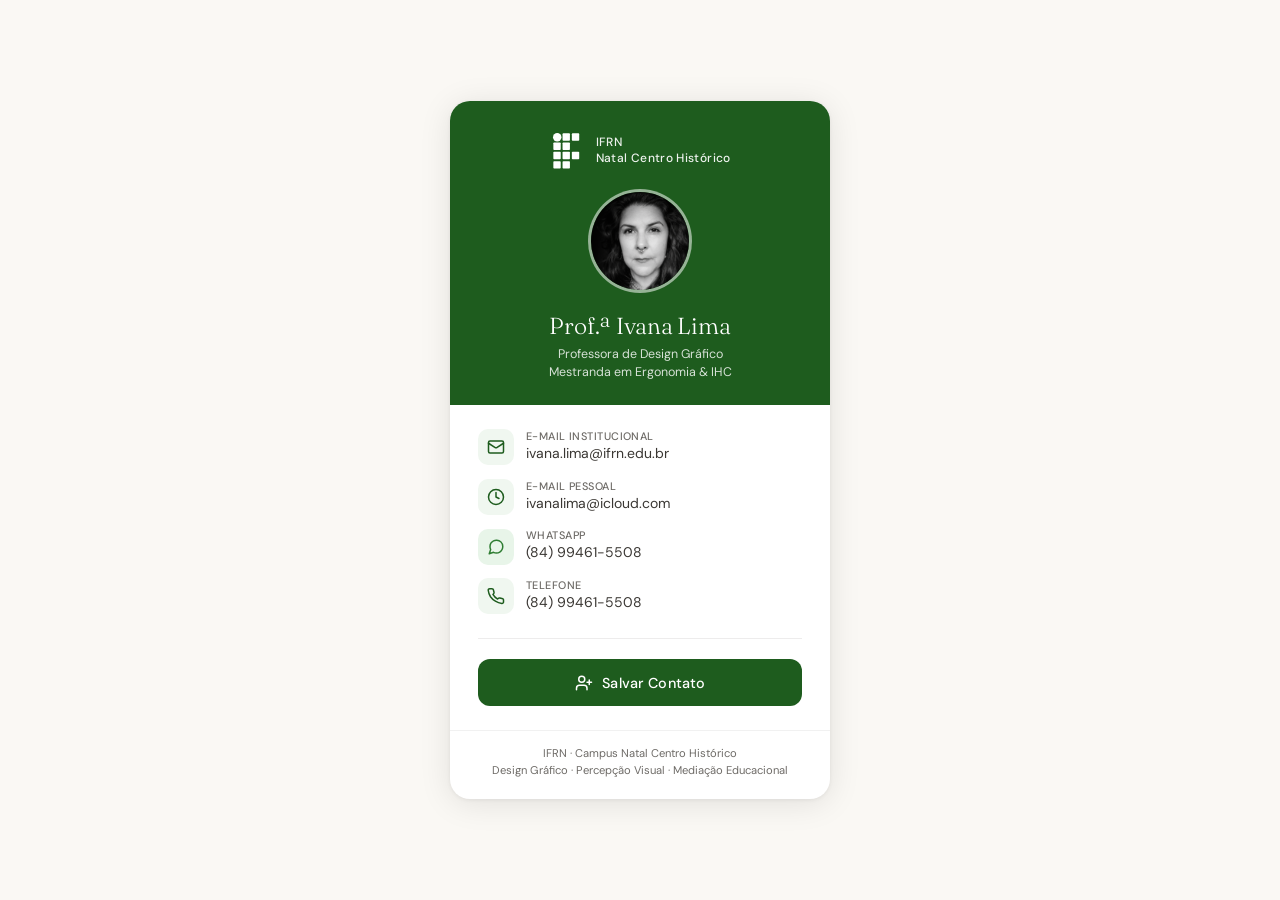
<file: cartao.html>
<!DOCTYPE html>
<html lang="pt-BR">
<head>
<meta charset="UTF-8">
<meta name="viewport" content="width=device-width, initial-scale=1.0, maximum-scale=1.0">
<title>Ivana Lima — Cartão de Contato</title>
<link rel="preconnect" href="https://fonts.googleapis.com">
<link rel="preconnect" href="https://fonts.gstatic.com" crossorigin>
<link href="https://fonts.googleapis.com/css2?family=Fraunces:ital,opsz,wght@0,9..144,300;0,9..144,400;1,9..144,300&family=DM+Sans:wght@300;400;500&display=swap" rel="stylesheet">
<style>
  :root {
    --ink: #1a1814;
    --ink2: #3a3733;
    --ink3: #6e6b67;
    --paper: #ffffff;
    --paper2: #faf8f4;
    --green: #1e5c1e;
    --green-light: #f0f7f0;
    --green-border: #8ec98e;
    --serif: 'Fraunces', Georgia, serif;
    --sans: 'DM Sans', system-ui, sans-serif;
  }

  * { box-sizing: border-box; margin: 0; padding: 0; }

  html, body {
    height: 100%;
    font-family: var(--sans);
    background: var(--paper2);
    -webkit-font-smoothing: antialiased;
  }

  body {
    display: flex;
    align-items: center;
    justify-content: center;
    min-height: 100vh;
    padding: 1.5rem;
  }

  .card {
    background: var(--paper);
    border-radius: 20px;
    box-shadow: 0 4px 32px rgba(0,0,0,.10), 0 1px 4px rgba(0,0,0,.06);
    width: 100%;
    max-width: 380px;
    overflow: hidden;
    position: relative;
  }

  /* Header verde com logo */
  .card-header {
    background: var(--green);
    padding: 2rem 1.75rem 1.5rem;
    display: flex;
    flex-direction: column;
    align-items: center;
    gap: 1.25rem;
  }

  /* Logo IFRN */
  .ifrn-logo-wrap {
    display: flex;
    align-items: center;
    gap: .65rem;
  }

  .ifrn-logo-mark {
    width: 36px;
    height: 36px;
    flex-shrink: 0;
  }

  .ifrn-wordmark {
    color: #fff;
    font-family: var(--sans);
    font-size: .75rem;
    font-weight: 500;
    line-height: 1.3;
    letter-spacing: .03em;
    opacity: .92;
  }

  /* Foto perfil */
  .photo-wrap {
    width: 104px;
    height: 104px;
    border-radius: 50%;
    border: 3px solid rgba(255,255,255,.45);
    overflow: hidden;
    background: rgba(255,255,255,.15);
    display: flex;
    align-items: center;
    justify-content: center;
    flex-shrink: 0;
  }

  .photo-wrap img {
    width: 100%;
    height: 100%;
    object-fit: cover;
    object-position: top center;
    display: block;
  }

  /* Placeholder — mostrado quando não há foto */
  .photo-placeholder {
    width: 100%;
    height: 100%;
    display: flex;
    align-items: center;
    justify-content: center;
    background: rgba(255,255,255,.18);
    border-radius: 50%;
  }

  .photo-placeholder span {
    font-family: var(--serif);
    font-size: 2.6rem;
    font-weight: 300;
    color: rgba(255,255,255,.85);
    letter-spacing: -.02em;
    line-height: 1;
    margin-top: .1em;
  }

  /* Nome e cargo */
  .card-identity {
    text-align: center;
    color: #fff;
  }

  .card-name {
    font-family: var(--serif);
    font-size: 1.45rem;
    font-weight: 300;
    letter-spacing: -.01em;
    line-height: 1.15;
    margin-bottom: .35rem;
  }

  .card-role {
    font-size: .78rem;
    opacity: .82;
    line-height: 1.45;
    font-weight: 400;
  }

  /* Corpo do cartão */
  .card-body {
    padding: 1.5rem 1.75rem;
  }

  /* Lista de contatos */
  .contact-list {
    display: flex;
    flex-direction: column;
    gap: .85rem;
    margin-bottom: 1.5rem;
  }

  .contact-item {
    display: flex;
    align-items: center;
    gap: .75rem;
    text-decoration: none;
    color: var(--ink2);
    font-size: .875rem;
    line-height: 1.4;
    transition: color .18s;
  }

  .contact-item:hover { color: var(--green); }

  .contact-icon {
    width: 36px;
    height: 36px;
    border-radius: 10px;
    background: var(--green-light);
    display: flex;
    align-items: center;
    justify-content: center;
    flex-shrink: 0;
    color: var(--green);
  }

  .contact-icon.whatsapp-icon {
    background: #e8f5e9;
    color: #2e7d32;
  }

  .contact-meta {
    display: flex;
    flex-direction: column;
  }

  .contact-label {
    font-size: .68rem;
    color: var(--ink3);
    font-weight: 500;
    letter-spacing: .04em;
    text-transform: uppercase;
    line-height: 1;
    margin-bottom: .15rem;
  }

  .contact-value {
    font-size: .875rem;
    font-weight: 400;
    color: var(--ink2);
    word-break: break-all;
  }

  /* Divisor */
  .divider {
    height: 1px;
    background: rgba(26,24,20,.08);
    margin: 1.25rem 0;
  }

  /* Botão Salvar Contato */
  .btn-save {
    display: flex;
    align-items: center;
    justify-content: center;
    gap: .6rem;
    width: 100%;
    padding: .9rem 1.25rem;
    background: var(--green);
    color: #fff;
    border: none;
    border-radius: 12px;
    font-family: var(--sans);
    font-size: .9rem;
    font-weight: 500;
    cursor: pointer;
    text-decoration: none;
    transition: background .18s, transform .12s;
    letter-spacing: .01em;
  }

  .btn-save:hover {
    background: #155115;
    transform: translateY(-1px);
  }

  .btn-save:active { transform: translateY(0); }

  /* Footer */
  .card-footer {
    padding: .9rem 1.75rem 1.25rem;
    text-align: center;
    font-size: .7rem;
    color: var(--ink3);
    border-top: 1px solid rgba(26,24,20,.06);
    line-height: 1.5;
  }

  /* Adaptação para telas muito pequenas */
  @media (max-width: 400px) {
    body { padding: 1rem; }
    .card-header { padding: 1.5rem 1.25rem 1.25rem; }
    .card-body { padding: 1.25rem; }
  }
</style>
</head>
<body>

<div class="card">

  <!-- Header verde -->
  <div class="card-header">

    <!-- Logo IFRN -->
    <div class="ifrn-logo-wrap">
      <svg class="ifrn-logo-mark" viewBox="0 0 140 180" xmlns="http://www.w3.org/2000/svg">
        <g fill="#fff">
          <!-- Círculo vermelho → branco no cartão verde -->
          <circle cx="21.12" cy="21.12" r="21.12"/>
          <!-- Grid de quadrados arredondados -->
          <rect x="47.76" y="1.76"  width="36.84" height="36.84" rx="3.87"/>
          <rect x="94.22" y="1.76"  width="36.84" height="36.84" rx="3.87"/>
          <rect x="1.76"  y="47.75" width="36.84" height="36.84" rx="3.87"/>
          <rect x="47.76" y="47.75" width="36.84" height="36.84" rx="3.87"/>
          <rect x="94.22" y="94.22" width="36.84" height="36.84" rx="3.87"/>
          <rect x="1.76"  y="94.22" width="36.84" height="36.84" rx="3.87"/>
          <rect x="47.76" y="94.22" width="36.84" height="36.84" rx="3.87"/>
          <rect x="1.76"  y="140.68" width="36.84" height="36.84" rx="3.87"/>
          <rect x="47.76" y="140.68" width="36.84" height="36.84" rx="3.87"/>
        </g>
      </svg>
      <div class="ifrn-wordmark">
        IFRN<br>Natal Centro Histórico
      </div>
    </div>

    <!-- Foto -->
    <div class="photo-wrap" id="photo-wrap">
      <img src="assets/img/ivana-lima.jpg" alt="Ivana Lima">
    </div>

    <!-- Nome e cargo -->
    <div class="card-identity">
      <div class="card-name">Prof.ª Ivana Lima</div>
      <div class="card-role">
        Professora de Design Gráfico<br>
        Mestranda em Ergonomia &amp; IHC
      </div>
    </div>

  </div>

  <!-- Corpo -->
  <div class="card-body">

    <div class="contact-list">

      <!-- E-mail institucional -->
      <a class="contact-item" href="mailto:ivana.lima@ifrn.edu.br">
        <div class="contact-icon">
          <svg width="18" height="18" viewBox="0 0 24 24" fill="none" stroke="currentColor" stroke-width="2" stroke-linecap="round" stroke-linejoin="round">
            <rect x="2" y="4" width="20" height="16" rx="2"/>
            <path d="m22 7-8.97 5.7a1.94 1.94 0 0 1-2.06 0L2 7"/>
          </svg>
        </div>
        <div class="contact-meta">
          <span class="contact-label">E-mail Institucional</span>
          <span class="contact-value">ivana.lima@ifrn.edu.br</span>
        </div>
      </a>

      <!-- E-mail pessoal -->
      <a class="contact-item" href="mailto:ivanalima@icloud.com">
        <div class="contact-icon">
          <svg width="18" height="18" viewBox="0 0 24 24" fill="none" stroke="currentColor" stroke-width="2" stroke-linecap="round" stroke-linejoin="round">
            <path d="M12 2C6.48 2 2 6.48 2 12s4.48 10 10 10 10-4.48 10-10S17.52 2 12 2z"/>
            <path d="M12 6v6l4 2"/>
          </svg>
        </div>
        <div class="contact-meta">
          <span class="contact-label">E-mail Pessoal</span>
          <span class="contact-value">ivanalima@icloud.com</span>
        </div>
      </a>

      <!-- WhatsApp -->
      <a class="contact-item" href="https://wa.me/5584994615508?text=Ol%C3%A1%20Prof.%C2%AA%20Ivana!" target="_blank" rel="noopener">
        <div class="contact-icon whatsapp-icon">
          <svg width="18" height="18" viewBox="0 0 24 24" fill="none" stroke="currentColor" stroke-width="2" stroke-linecap="round" stroke-linejoin="round">
            <path d="M21 11.5a8.38 8.38 0 0 1-.9 3.8 8.5 8.5 0 0 1-7.6 4.7 8.38 8.38 0 0 1-3.8-.9L3 21l1.9-5.7a8.38 8.38 0 0 1-.9-3.8 8.5 8.5 0 0 1 4.7-7.6 8.38 8.38 0 0 1 3.8-.9h.5a8.48 8.48 0 0 1 8 8v.5z"/>
          </svg>
        </div>
        <div class="contact-meta">
          <span class="contact-label">WhatsApp</span>
          <span class="contact-value">(84) 99461-5508</span>
        </div>
      </a>

      <!-- Telefone -->
      <a class="contact-item" href="tel:+5584994615508">
        <div class="contact-icon">
          <svg width="18" height="18" viewBox="0 0 24 24" fill="none" stroke="currentColor" stroke-width="2" stroke-linecap="round" stroke-linejoin="round">
            <path d="M22 16.92v3a2 2 0 0 1-2.18 2 19.79 19.79 0 0 1-8.63-3.07A19.5 19.5 0 0 1 4.69 13a19.79 19.79 0 0 1-3.07-8.67A2 2 0 0 1 3.6 2.18h3a2 2 0 0 1 2 1.72c.127.96.361 1.903.7 2.81a2 2 0 0 1-.45 2.11L7.91 9.91a16 16 0 0 0 6.18 6.18l.91-.91a2 2 0 0 1 2.11-.45c.907.339 1.85.573 2.81.7A2 2 0 0 1 22 16.92z"/>
          </svg>
        </div>
        <div class="contact-meta">
          <span class="contact-label">Telefone</span>
          <span class="contact-value">(84) 99461-5508</span>
        </div>
      </a>

    </div>

    <div class="divider"></div>

    <!-- Botão salvar contato (vCard download) -->
    <a class="btn-save" href="#" id="btn-vcard" download="Ivana_Lima_IFRN.vcf">
      <svg width="18" height="18" viewBox="0 0 24 24" fill="none" stroke="currentColor" stroke-width="2" stroke-linecap="round" stroke-linejoin="round">
        <path d="M16 21v-2a4 4 0 0 0-4-4H6a4 4 0 0 0-4 4v2"/>
        <circle cx="9" cy="7" r="4"/>
        <line x1="19" y1="8" x2="19" y2="14"/>
        <line x1="22" y1="11" x2="16" y2="11"/>
      </svg>
      Salvar Contato
    </a>

  </div>

  <div class="card-footer">
    IFRN · Campus Natal Centro Histórico<br>
    Design Gráfico · Percepção Visual · Mediação Educacional
  </div>

</div>

<script>
  // Gera e disponibiliza o arquivo vCard para download
  const vcard = [
    'BEGIN:VCARD',
    'VERSION:3.0',
    'FN:Prof.ª Ivana Lima',
    'N:Lima;Ivana;;;Prof.ª',
    'ORG:IFRN Campus Natal Centro Histórico',
    'TITLE:Professora de Design Gráfico',
    'TEL;TYPE=CELL,WHATSAPP:+5584994615508',
    'EMAIL;TYPE=WORK,INTERNET:ivana.lima@ifrn.edu.br',
    'EMAIL;TYPE=HOME,INTERNET:ivanalima@icloud.com',
    'NOTE:Mestranda em Ergonomia & IHC · Pesquisa em Percepção Visual e Mediação Educacional',
    'END:VCARD'
  ].join('\r\n');

  const blob = new Blob([vcard], { type: 'text/vcard;charset=utf-8' });
  const url = URL.createObjectURL(blob);
  document.getElementById('btn-vcard').href = url;

  // Se existir foto no assets, substitui o placeholder
  const img = new Image();
  img.onload = function() {
    const wrap = document.getElementById('photo-wrap');
    wrap.innerHTML = '';
    wrap.appendChild(img);
  };
  img.alt = 'Ivana Lima';
  img.src = 'assets/img/ivana-lima.jpg';
</script>

</body>
</html>
</file>
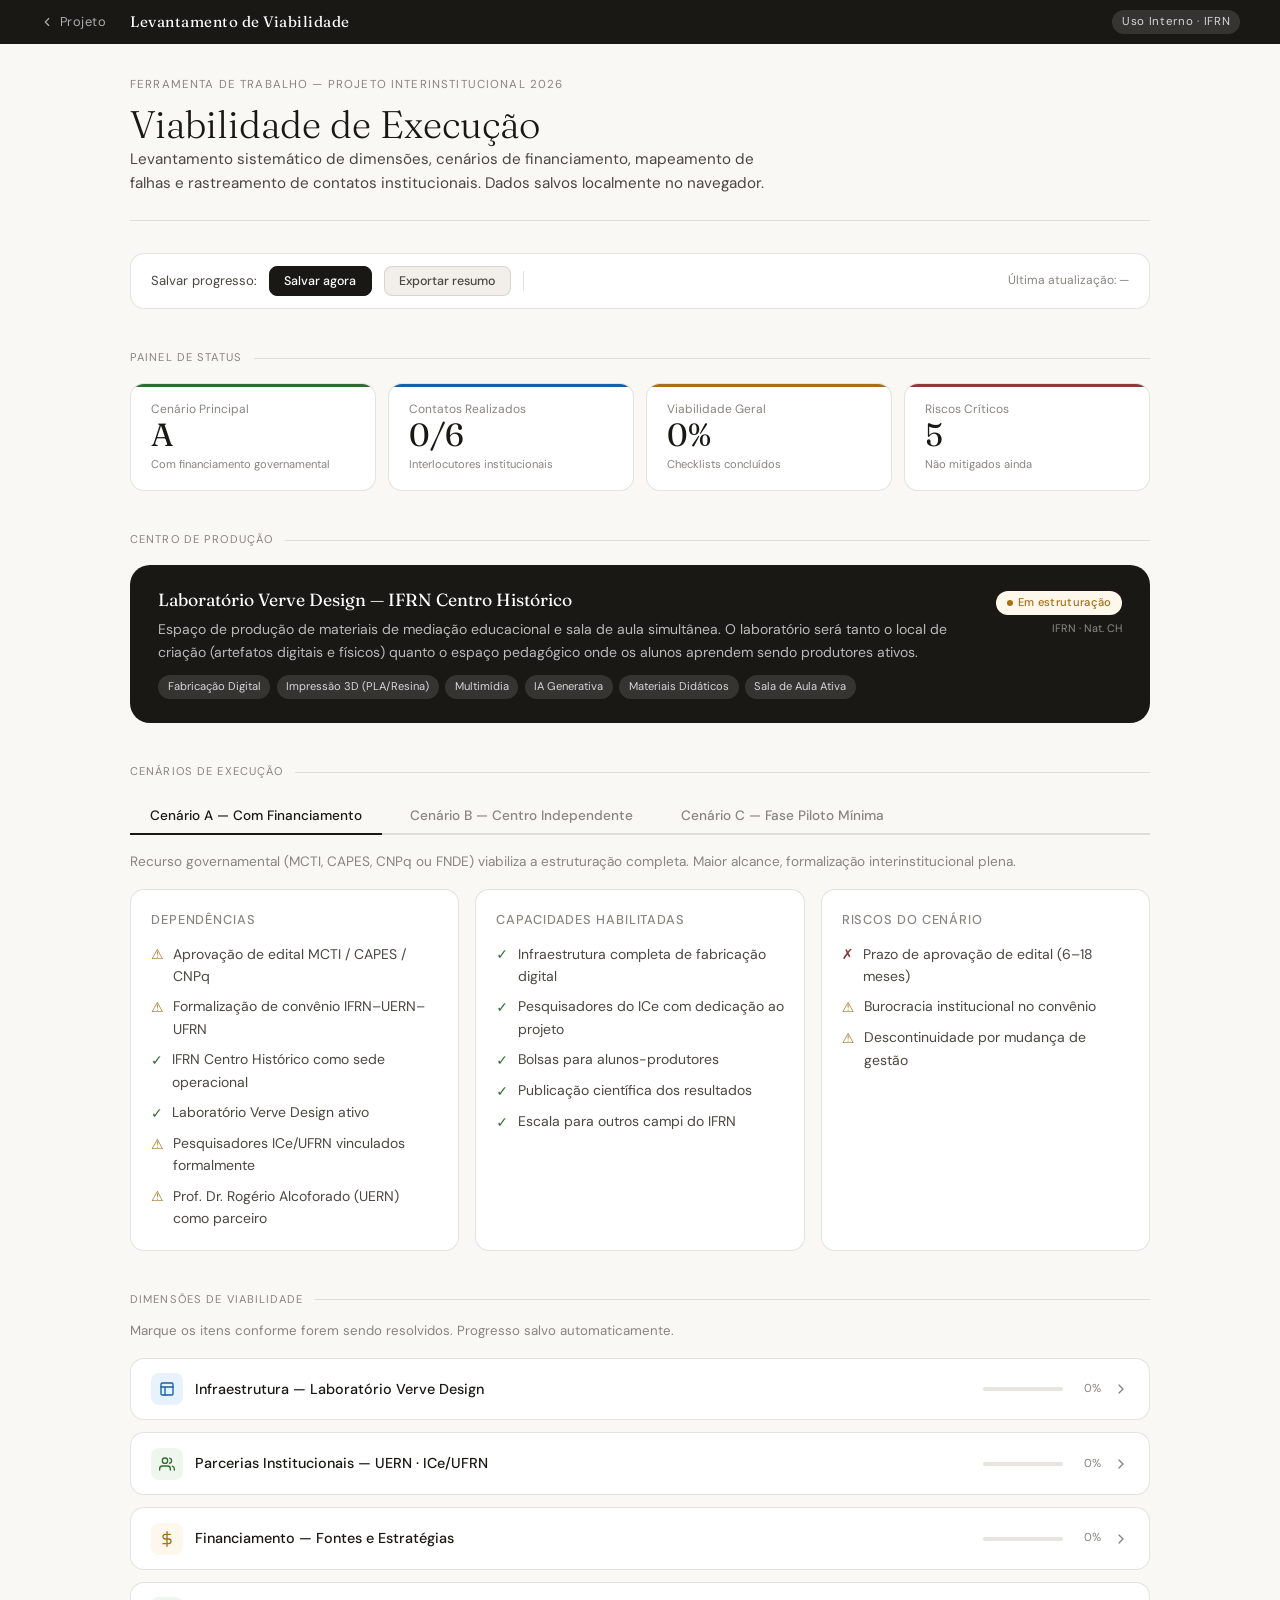
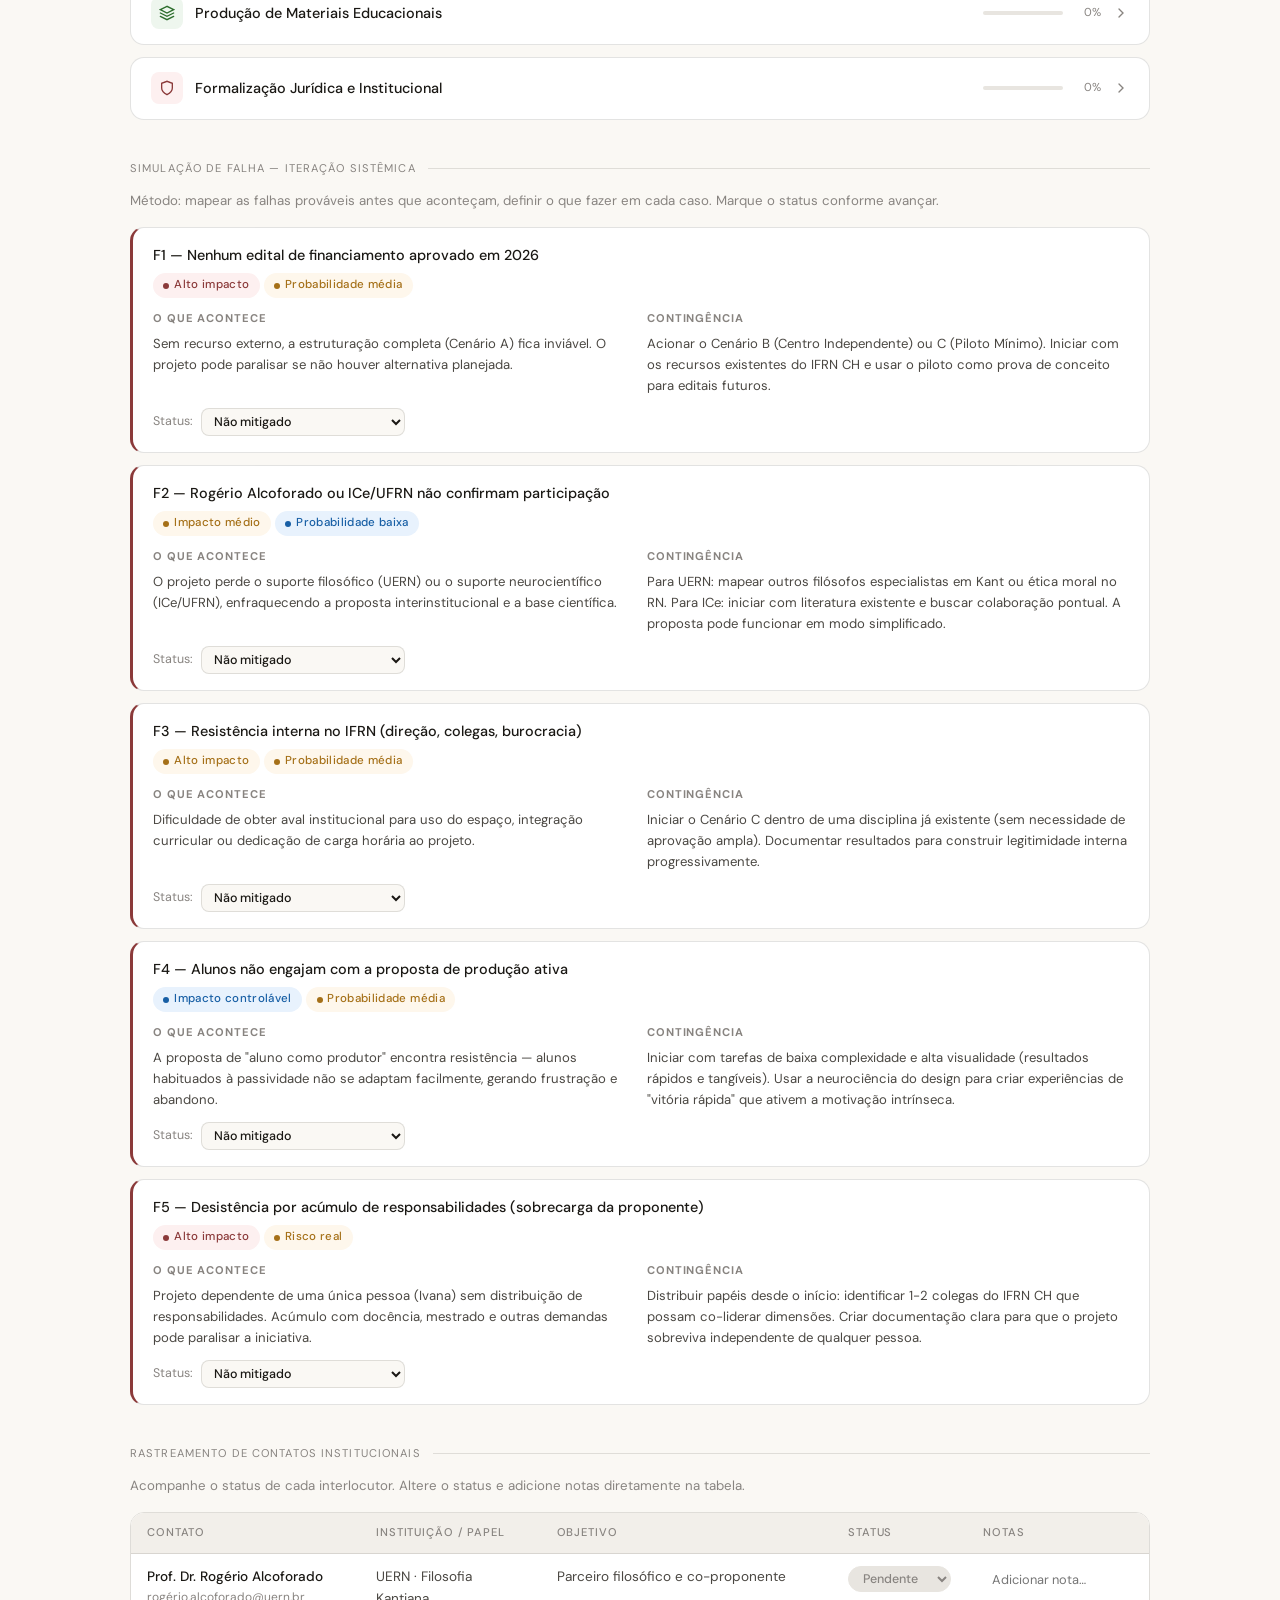
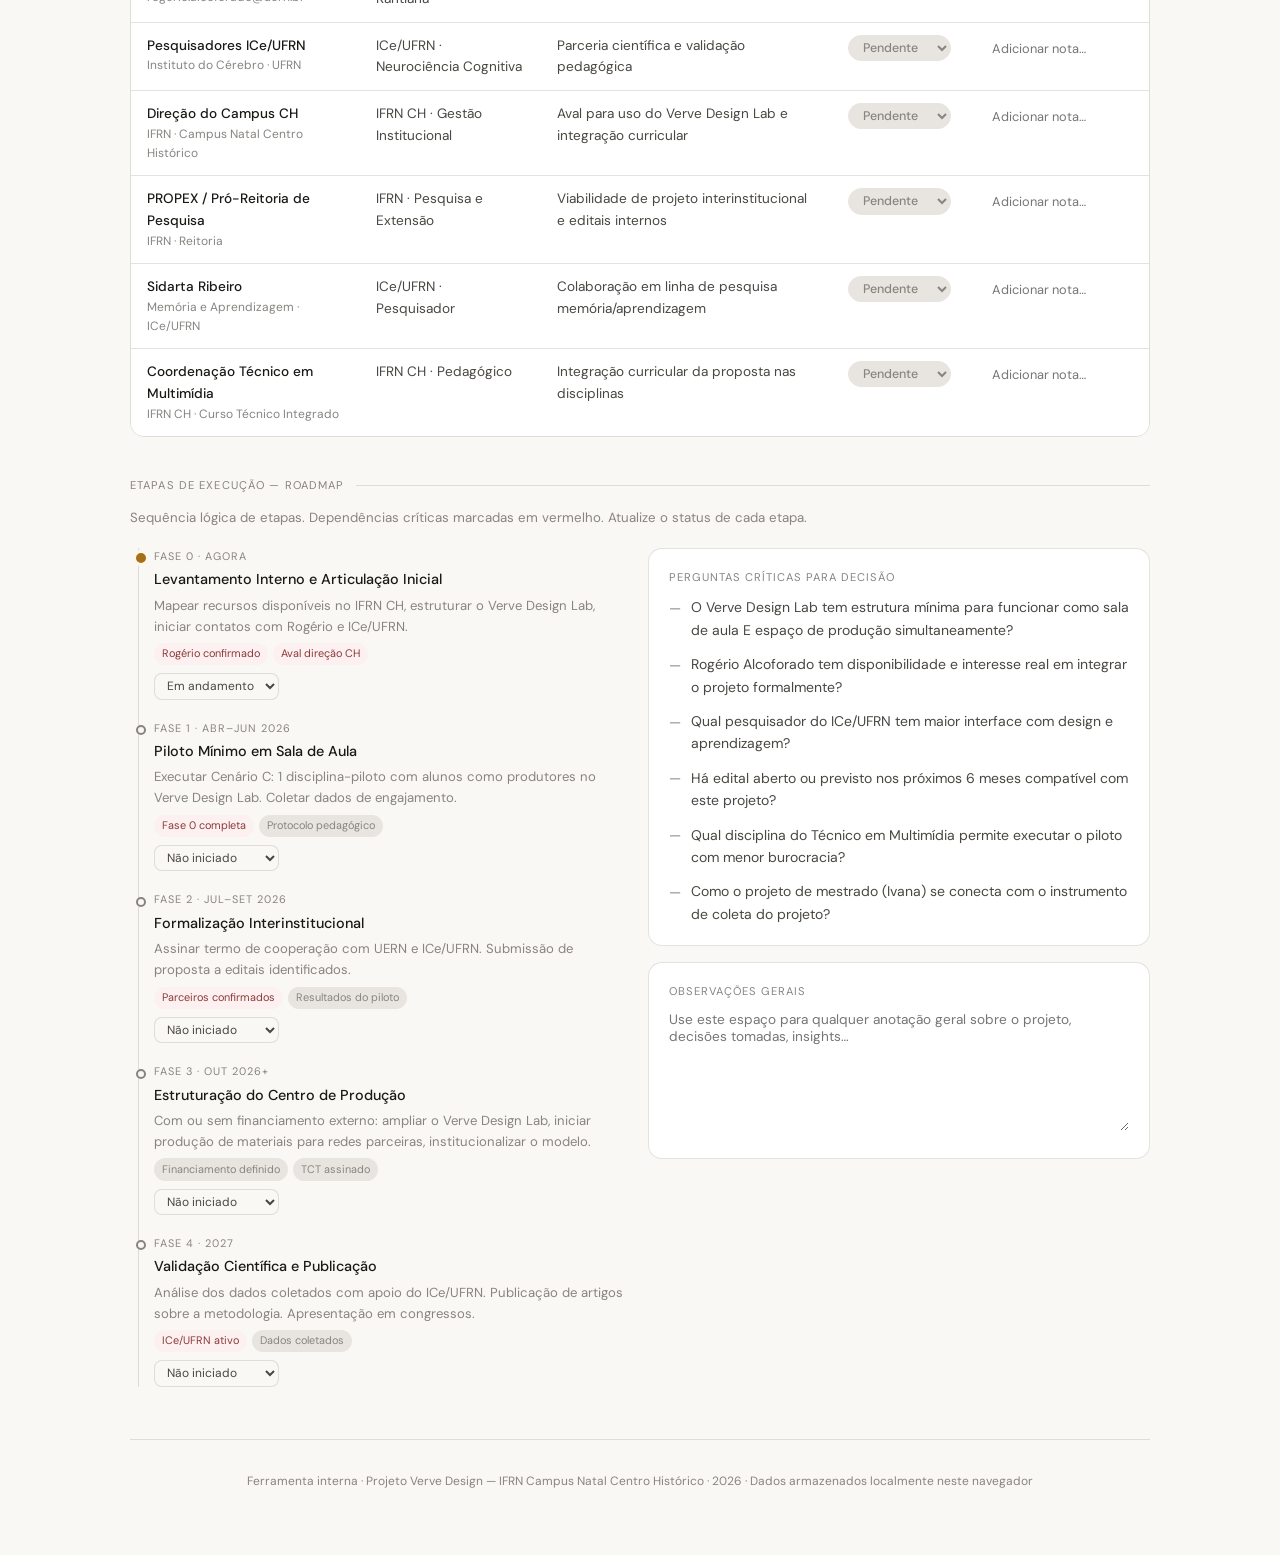
<file: viabilidade.html>
<!DOCTYPE html>
<html lang="pt-BR">
<head>
<meta charset="UTF-8">
<meta name="viewport" content="width=device-width, initial-scale=1.0">
<title>Levantamento de Viabilidade — Projeto IFRN Educação &amp; Neurociência</title>
<link rel="preconnect" href="https://fonts.googleapis.com">
<link rel="preconnect" href="https://fonts.gstatic.com" crossorigin>
<link href="https://fonts.googleapis.com/css2?family=Fraunces:ital,opsz,wght@0,9..144,300;0,9..144,400;1,9..144,300&family=DM+Sans:wght@300;400;500&display=swap" rel="stylesheet">
<style>
/* ===========================
   DESIGN TOKENS
=========================== */
:root {
  --ink: #1a1814;
  --ink2: #4a4742;
  --ink3: #888480;
  --paper: #faf8f4;
  --paper2: #f2efea;
  --paper3: #e8e5e0;
  --rule: rgba(26,24,20,.12);

  --green: #2d6e2d;
  --green-bg: #eef6ee;
  --green-border: #b8d9b8;

  --blue: #185fa5;
  --blue-bg: #e8f2fd;
  --blue-border: #b5d4f4;

  --amber: #a57018;
  --amber-bg: #fef7ec;
  --amber-border: #e8d4a8;

  --red: #8b3a3a;
  --red-bg: #fdf0f0;
  --red-border: #e0c0c0;

  --serif: 'Fraunces', Georgia, serif;
  --sans: 'DM Sans', system-ui, sans-serif;

  --radius-sm: 8px;
  --radius-md: 14px;
  --radius-lg: 20px;
  --side-pad: clamp(1.25rem, 4vw, 2.5rem);
  --content-max: 1100px;
}

/* ===========================
   BASE
=========================== */
*, *::before, *::after { box-sizing: border-box; margin: 0; padding: 0; }

html { scroll-behavior: smooth; }

body {
  font-family: var(--sans);
  background: var(--paper);
  color: var(--ink);
  font-size: 15px;
  line-height: 1.6;
  -webkit-font-smoothing: antialiased;
}

h1, h2, h3 {
  font-family: var(--serif);
  font-weight: 300;
  line-height: 1.2;
}
h1 { font-size: clamp(1.6rem, 3.5vw, 2.4rem); }
h2 { font-size: clamp(1.25rem, 2.5vw, 1.75rem); margin-bottom: .75rem; }
h3 { font-size: 1.05rem; font-weight: 400; }

a { color: var(--blue); text-decoration: none; }
a:hover { text-decoration: underline; }

p { color: var(--ink2); margin-bottom: .6rem; }
p:last-child { margin-bottom: 0; }

/* ===========================
   LAYOUT
=========================== */
.top-bar {
  background: var(--ink);
  color: var(--paper);
  padding: .6rem var(--side-pad);
  display: flex;
  align-items: center;
  gap: 1.5rem;
  font-size: .8rem;
  letter-spacing: .04em;
  position: sticky;
  top: 0;
  z-index: 100;
}
.top-bar a {
  color: rgba(255,255,255,.65);
  font-size: .8rem;
  display: flex;
  align-items: center;
  gap: .35rem;
}
.top-bar a:hover { color: #fff; text-decoration: none; }
.top-bar-title {
  color: #fff;
  font-family: var(--serif);
  font-size: .95rem;
  font-weight: 400;
  flex: 1;
}
.top-bar-badge {
  background: rgba(255,255,255,.12);
  padding: .2rem .6rem;
  border-radius: 100px;
  font-size: .72rem;
  letter-spacing: .06em;
  color: rgba(255,255,255,.8);
}

.page-wrap {
  max-width: var(--content-max);
  margin: 0 auto;
  padding: 2rem var(--side-pad) 4rem;
}

.page-header {
  border-bottom: 1px solid var(--rule);
  padding-bottom: 1.5rem;
  margin-bottom: 2rem;
}
.page-header .eyebrow {
  font-size: .72rem;
  letter-spacing: .1em;
  text-transform: uppercase;
  color: var(--ink3);
  margin-bottom: .4rem;
}
.page-header p { font-size: .95rem; max-width: 640px; }

/* ===========================
   GRID
=========================== */
.grid-3 {
  display: grid;
  grid-template-columns: repeat(auto-fit, minmax(240px, 1fr));
  gap: 1rem;
}
.grid-2 {
  display: grid;
  grid-template-columns: repeat(auto-fit, minmax(300px, 1fr));
  gap: 1rem;
}

/* ===========================
   CARDS
=========================== */
.card {
  background: white;
  border: 1px solid var(--rule);
  border-radius: var(--radius-md);
  padding: 1.25rem;
}
.card-title {
  font-size: .7rem;
  text-transform: uppercase;
  letter-spacing: .09em;
  color: var(--ink3);
  margin-bottom: .6rem;
}

/* ===========================
   STATUS BADGE
=========================== */
.badge {
  display: inline-flex;
  align-items: center;
  gap: .3rem;
  padding: .2rem .65rem;
  border-radius: 100px;
  font-size: .72rem;
  font-weight: 500;
  letter-spacing: .03em;
}
.badge::before {
  content: '';
  width: 6px; height: 6px;
  border-radius: 50%;
  background: currentColor;
  flex-shrink: 0;
}
.badge-green { background: var(--green-bg); color: var(--green); }
.badge-amber { background: var(--amber-bg); color: var(--amber); }
.badge-red { background: var(--red-bg); color: var(--red); }
.badge-blue { background: var(--blue-bg); color: var(--blue); }
.badge-gray { background: var(--paper3); color: var(--ink3); }

/* ===========================
   SECTION TITLE
=========================== */
.section-label {
  display: flex;
  align-items: center;
  gap: .75rem;
  margin: 2.5rem 0 1rem;
}
.section-label::after {
  content: '';
  flex: 1;
  height: 1px;
  background: var(--rule);
}
.section-label span {
  font-size: .7rem;
  text-transform: uppercase;
  letter-spacing: .1em;
  color: var(--ink3);
  white-space: nowrap;
}

/* ===========================
   DASHBOARD KPIs
=========================== */
.kpi-grid {
  display: grid;
  grid-template-columns: repeat(auto-fit, minmax(160px, 1fr));
  gap: .75rem;
}
.kpi-card {
  background: white;
  border: 1px solid var(--rule);
  border-radius: var(--radius-md);
  padding: 1rem 1.25rem;
  position: relative;
  overflow: hidden;
}
.kpi-card::before {
  content: '';
  position: absolute;
  top: 0; left: 0; right: 0;
  height: 3px;
}
.kpi-card.green::before { background: var(--green); }
.kpi-card.blue::before { background: var(--blue); }
.kpi-card.amber::before { background: var(--amber); }
.kpi-card.red::before { background: var(--red); }

.kpi-value {
  font-family: var(--serif);
  font-size: 2rem;
  line-height: 1;
  margin-bottom: .3rem;
}
.kpi-label { font-size: .75rem; color: var(--ink3); }
.kpi-sub { font-size: .7rem; color: var(--ink3); margin-top: .3rem; }

/* ===========================
   SCENARIO TABS
=========================== */
.scenario-tabs {
  display: flex;
  gap: .5rem;
  margin-bottom: 1rem;
  border-bottom: 2px solid var(--rule);
  padding-bottom: 0;
}
.scenario-tab {
  padding: .6rem 1.25rem;
  font-size: .85rem;
  font-weight: 500;
  border: none;
  background: none;
  cursor: pointer;
  color: var(--ink3);
  border-bottom: 2px solid transparent;
  margin-bottom: -2px;
  transition: color .2s, border-color .2s;
  font-family: var(--sans);
}
.scenario-tab.active {
  color: var(--ink);
  border-bottom-color: var(--ink);
}
.scenario-tab:hover:not(.active) { color: var(--ink2); }

.scenario-panel { display: none; }
.scenario-panel.active { display: block; }

.scenario-content {
  display: grid;
  grid-template-columns: repeat(auto-fit, minmax(280px, 1fr));
  gap: 1rem;
  margin-top: 1rem;
}
.scenario-block {
  background: white;
  border: 1px solid var(--rule);
  border-radius: var(--radius-md);
  padding: 1.25rem;
}
.scenario-block h4 {
  font-family: var(--sans);
  font-size: .8rem;
  font-weight: 500;
  text-transform: uppercase;
  letter-spacing: .07em;
  color: var(--ink3);
  margin-bottom: .75rem;
}
.scenario-list {
  list-style: none;
  display: flex;
  flex-direction: column;
  gap: .5rem;
}
.scenario-list li {
  display: flex;
  gap: .6rem;
  font-size: .875rem;
  color: var(--ink2);
  align-items: flex-start;
}
.scenario-list li::before {
  content: '—';
  color: var(--ink3);
  flex-shrink: 0;
  margin-top: .05em;
}
.scenario-list li.ok::before { content: '✓'; color: var(--green); }
.scenario-list li.warn::before { content: '⚠'; color: var(--amber); }
.scenario-list li.block::before { content: '✗'; color: var(--red); }

/* ===========================
   CHECKLIST POR DIMENSÃO
=========================== */
.dimension-accordion { display: flex; flex-direction: column; gap: .75rem; }

.dim-item {
  background: white;
  border: 1px solid var(--rule);
  border-radius: var(--radius-md);
  overflow: hidden;
}
.dim-header {
  display: flex;
  align-items: center;
  gap: .75rem;
  padding: .9rem 1.25rem;
  cursor: pointer;
  user-select: none;
}
.dim-header:hover { background: var(--paper2); }

.dim-icon {
  width: 32px; height: 32px;
  border-radius: var(--radius-sm);
  display: flex;
  align-items: center;
  justify-content: center;
  flex-shrink: 0;
}
.dim-title { font-weight: 500; font-size: .9rem; flex: 1; }
.dim-progress-wrap {
  display: flex;
  align-items: center;
  gap: .6rem;
}
.dim-bar {
  width: 80px;
  height: 4px;
  background: var(--paper3);
  border-radius: 2px;
  overflow: hidden;
}
.dim-bar-fill {
  height: 100%;
  border-radius: 2px;
  background: var(--green);
  transition: width .4s;
}
.dim-pct {
  font-size: .72rem;
  color: var(--ink3);
  width: 2.5em;
  text-align: right;
}
.dim-chevron {
  color: var(--ink3);
  transition: transform .25s;
  flex-shrink: 0;
}
.dim-item.open .dim-chevron { transform: rotate(90deg); }

.dim-body {
  display: none;
  padding: 0 1.25rem 1rem;
  border-top: 1px solid var(--rule);
}
.dim-item.open .dim-body { display: block; }

.checklist {
  list-style: none;
  display: flex;
  flex-direction: column;
  gap: .4rem;
  margin-top: .75rem;
}
.checklist li {
  display: flex;
  align-items: flex-start;
  gap: .65rem;
  font-size: .875rem;
}
.checklist li label {
  display: flex;
  align-items: flex-start;
  gap: .65rem;
  cursor: pointer;
  width: 100%;
  color: var(--ink2);
}
.checklist li input[type="checkbox"] {
  margin-top: .15em;
  accent-color: var(--green);
  width: 15px; height: 15px;
  flex-shrink: 0;
  cursor: pointer;
}
.checklist li.checked label { color: var(--ink3); text-decoration: line-through; }

.dim-note {
  margin-top: .75rem;
}
.dim-note textarea {
  width: 100%;
  min-height: 60px;
  border: 1px solid var(--rule);
  border-radius: var(--radius-sm);
  padding: .6rem .8rem;
  font-family: var(--sans);
  font-size: .82rem;
  color: var(--ink);
  background: var(--paper);
  resize: vertical;
  outline: none;
}
.dim-note textarea:focus { border-color: var(--blue-border); background: white; }
.dim-note label { font-size: .72rem; color: var(--ink3); display: block; margin-bottom: .35rem; }

/* ===========================
   FALHAS (MODO ITERATIVO)
=========================== */
.failure-matrix { display: flex; flex-direction: column; gap: .75rem; }

.failure-card {
  background: white;
  border: 1px solid var(--rule);
  border-left: 3px solid var(--red);
  border-radius: var(--radius-md);
  padding: 1rem 1.25rem;
}
.failure-card.mitigado { border-left-color: var(--green); }
.failure-card.em-andamento { border-left-color: var(--amber); }

.failure-header {
  display: flex;
  align-items: flex-start;
  justify-content: space-between;
  gap: 1rem;
  margin-bottom: .5rem;
}
.failure-title { font-weight: 500; font-size: .9rem; }
.failure-body {
  display: grid;
  grid-template-columns: 1fr 1fr;
  gap: .75rem;
  margin-top: .75rem;
}
@media (max-width: 600px) { .failure-body { grid-template-columns: 1fr; } }

.failure-block h5 {
  font-size: .7rem;
  text-transform: uppercase;
  letter-spacing: .08em;
  color: var(--ink3);
  margin-bottom: .3rem;
}
.failure-block p { font-size: .82rem; }

.failure-status {
  display: flex;
  align-items: center;
  gap: .5rem;
  margin-top: .75rem;
}
.failure-status label { font-size: .78rem; color: var(--ink3); }
.failure-status select {
  font-family: var(--sans);
  font-size: .78rem;
  border: 1px solid var(--rule);
  border-radius: var(--radius-sm);
  padding: .25rem .5rem;
  background: var(--paper);
  color: var(--ink);
  outline: none;
  cursor: pointer;
}

/* ===========================
   RASTREAMENTO DE CONTATOS
=========================== */
.contact-table-wrap {
  overflow-x: auto;
  border-radius: var(--radius-md);
  border: 1px solid var(--rule);
}
.contact-table {
  width: 100%;
  border-collapse: collapse;
  background: white;
  font-size: .85rem;
}
.contact-table th {
  text-align: left;
  padding: .7rem 1rem;
  background: var(--paper2);
  font-size: .7rem;
  text-transform: uppercase;
  letter-spacing: .08em;
  color: var(--ink3);
  font-weight: 500;
  border-bottom: 1px solid var(--rule);
}
.contact-table td {
  padding: .75rem 1rem;
  border-bottom: 1px solid var(--rule);
  vertical-align: top;
  color: var(--ink2);
}
.contact-table tr:last-child td { border-bottom: none; }
.contact-table tr:hover td { background: var(--paper); }
.contact-name { font-weight: 500; color: var(--ink); }
.contact-role { font-size: .75rem; color: var(--ink3); }

.status-select {
  font-family: var(--sans);
  font-size: .78rem;
  border: 1px solid var(--rule);
  border-radius: 100px;
  padding: .2rem .6rem;
  outline: none;
  cursor: pointer;
  font-weight: 500;
}
.status-select.pendente { background: var(--paper3); color: var(--ink3); border-color: var(--paper3); }
.status-select.agendado { background: var(--blue-bg); color: var(--blue); border-color: var(--blue-border); }
.status-select.realizado { background: var(--green-bg); color: var(--green); border-color: var(--green-border); }
.status-select.bloqueado { background: var(--red-bg); color: var(--red); border-color: var(--red-border); }

.contact-note-input {
  width: 100%;
  min-width: 140px;
  border: 1px solid transparent;
  border-radius: var(--radius-sm);
  padding: .25rem .5rem;
  font-family: var(--sans);
  font-size: .8rem;
  color: var(--ink2);
  background: transparent;
  outline: none;
  resize: none;
  overflow: hidden;
}
.contact-note-input:focus {
  border-color: var(--rule);
  background: white;
}

/* ===========================
   TIMELINE DE ETAPAS
=========================== */
.timeline { position: relative; padding-left: 1.5rem; }
.timeline::before {
  content: '';
  position: absolute;
  left: .5rem; top: 0; bottom: 0;
  width: 1px;
  background: var(--rule);
}
.timeline-item {
  position: relative;
  margin-bottom: 1.25rem;
}
.timeline-item::before {
  content: '';
  position: absolute;
  left: -1.15rem;
  top: .35rem;
  width: 10px; height: 10px;
  border-radius: 50%;
  border: 2px solid var(--ink3);
  background: var(--paper);
}
.timeline-item.done::before {
  background: var(--green);
  border-color: var(--green);
}
.timeline-item.active::before {
  background: var(--amber);
  border-color: var(--amber);
  box-shadow: 0 0 0 3px var(--amber-bg);
}
.timeline-phase {
  font-size: .68rem;
  text-transform: uppercase;
  letter-spacing: .09em;
  color: var(--ink3);
  margin-bottom: .2rem;
}
.timeline-title { font-weight: 500; font-size: .9rem; }
.timeline-desc { font-size: .82rem; color: var(--ink3); margin-top: .2rem; }
.timeline-deps {
  margin-top: .4rem;
  display: flex;
  flex-wrap: wrap;
  gap: .3rem;
}
.dep-tag {
  font-size: .68rem;
  padding: .15rem .5rem;
  background: var(--paper3);
  border-radius: 100px;
  color: var(--ink3);
}
.dep-tag.critical { background: var(--red-bg); color: var(--red); }

.timeline-status-wrap {
  display: flex;
  align-items: center;
  gap: .6rem;
  margin-top: .5rem;
}
.timeline-status-select {
  font-family: var(--sans);
  font-size: .75rem;
  border: 1px solid var(--rule);
  border-radius: var(--radius-sm);
  padding: .2rem .5rem;
  background: var(--paper);
  color: var(--ink2);
  outline: none;
  cursor: pointer;
}

/* ===========================
   VERVE DESIGN LAB — INFO
=========================== */
.lab-card {
  background: var(--ink);
  color: white;
  border-radius: var(--radius-lg);
  padding: 1.5rem 1.75rem;
  display: grid;
  grid-template-columns: 1fr auto;
  gap: 1.5rem;
  align-items: start;
}
@media (max-width: 600px) { .lab-card { grid-template-columns: 1fr; } }
.lab-card h3 {
  font-size: 1.1rem;
  color: white;
  margin-bottom: .5rem;
}
.lab-card p { color: rgba(255,255,255,.7); font-size: .875rem; }
.lab-tags { display: flex; flex-wrap: wrap; gap: .4rem; margin-top: .75rem; }
.lab-tag {
  font-size: .7rem;
  padding: .2rem .6rem;
  border-radius: 100px;
  background: rgba(255,255,255,.12);
  color: rgba(255,255,255,.8);
}
.lab-status-block { text-align: right; }
.lab-status-block .badge { font-size: .7rem; }
.lab-status-label {
  font-size: .68rem;
  color: rgba(255,255,255,.5);
  margin-top: .3rem;
  display: block;
}

/* ===========================
   EXPORT / SAVE
=========================== */
.toolbar {
  display: flex;
  align-items: center;
  gap: .75rem;
  padding: .75rem 1.25rem;
  background: white;
  border: 1px solid var(--rule);
  border-radius: var(--radius-md);
  margin-bottom: 2rem;
  font-size: .82rem;
  color: var(--ink2);
}
.toolbar-btn {
  padding: .4rem .9rem;
  border-radius: var(--radius-sm);
  border: 1px solid var(--rule);
  background: var(--paper2);
  font-family: var(--sans);
  font-size: .78rem;
  font-weight: 500;
  cursor: pointer;
  color: var(--ink2);
  transition: background .15s;
}
.toolbar-btn:hover { background: var(--paper3); }
.toolbar-btn.primary {
  background: var(--ink);
  color: white;
  border-color: var(--ink);
}
.toolbar-btn.primary:hover { background: var(--ink2); }
.toolbar-sep { width: 1px; height: 20px; background: var(--rule); }
.toolbar-saved { font-size: .75rem; color: var(--green); display: none; }
.toolbar-saved.show { display: inline; }

/* ===========================
   PRINT / MISC
=========================== */
.divider { height: 1px; background: var(--rule); margin: 2rem 0; }

@media (max-width: 700px) {
  .kpi-grid { grid-template-columns: repeat(2, 1fr); }
}

@media print {
  .top-bar, .toolbar { display: none; }
  .dim-body { display: block !important; }
  .scenario-panel { display: block !important; }
}
</style>
</head>
<body>

<!-- TOP BAR -->
<div class="top-bar">
  <a href="index.html">
    <svg width="14" height="14" viewBox="0 0 24 24" fill="none" stroke="currentColor" stroke-width="2" stroke-linecap="round"><polyline points="15 18 9 12 15 6"/></svg>
    Projeto
  </a>
  <span class="top-bar-title">Levantamento de Viabilidade</span>
  <span class="top-bar-badge">Uso Interno · IFRN</span>
</div>

<div class="page-wrap">

  <!-- CABEÇALHO -->
  <div class="page-header">
    <p class="eyebrow">Ferramenta de Trabalho — Projeto Interinstitucional 2026</p>
    <h1>Viabilidade de Execução</h1>
    <p>Levantamento sistemático de dimensões, cenários de financiamento, mapeamento de falhas e rastreamento de contatos institucionais. Dados salvos localmente no navegador.</p>
  </div>

  <!-- TOOLBAR -->
  <div class="toolbar">
    <span>Salvar progresso:</span>
    <button class="toolbar-btn primary" onclick="saveAll()">Salvar agora</button>
    <button class="toolbar-btn" onclick="exportReport()">Exportar resumo</button>
    <div class="toolbar-sep"></div>
    <span class="toolbar-saved" id="savedMsg">Salvo com sucesso</span>
    <span style="flex:1"></span>
    <span style="font-size:.75rem;color:var(--ink3)">Última atualização: <span id="lastSaved">—</span></span>
  </div>

  <!-- DASHBOARD KPIs -->
  <div class="section-label"><span>Painel de Status</span></div>

  <div class="kpi-grid" id="kpiGrid">
    <div class="kpi-card green">
      <div class="kpi-label">Cenário Principal</div>
      <div class="kpi-value" id="kpi-cenario">A</div>
      <div class="kpi-sub">Com financiamento governamental</div>
    </div>
    <div class="kpi-card blue">
      <div class="kpi-label">Contatos Realizados</div>
      <div class="kpi-value" id="kpi-contatos">0/6</div>
      <div class="kpi-sub">Interlocutores institucionais</div>
    </div>
    <div class="kpi-card amber">
      <div class="kpi-label">Viabilidade Geral</div>
      <div class="kpi-value" id="kpi-viab">0%</div>
      <div class="kpi-sub">Checklists concluídos</div>
    </div>
    <div class="kpi-card red">
      <div class="kpi-label">Riscos Críticos</div>
      <div class="kpi-value" id="kpi-riscos">4</div>
      <div class="kpi-sub">Não mitigados ainda</div>
    </div>
  </div>

  <!-- VERVE DESIGN LAB -->
  <div class="section-label"><span>Centro de Produção</span></div>

  <div class="lab-card">
    <div>
      <h3>Laboratório Verve Design — IFRN Centro Histórico</h3>
      <p>Espaço de produção de materiais de mediação educacional e sala de aula simultânea. O laboratório será tanto o local de criação (artefatos digitais e físicos) quanto o espaço pedagógico onde os alunos aprendem sendo produtores ativos.</p>
      <div class="lab-tags">
        <span class="lab-tag">Fabricação Digital</span>
        <span class="lab-tag">Impressão 3D (PLA/Resina)</span>
        <span class="lab-tag">Multimídia</span>
        <span class="lab-tag">IA Generativa</span>
        <span class="lab-tag">Materiais Didáticos</span>
        <span class="lab-tag">Sala de Aula Ativa</span>
      </div>
    </div>
    <div class="lab-status-block">
      <span class="badge badge-amber">Em estruturação</span>
      <span class="lab-status-label">IFRN · Nat. CH</span>
    </div>
  </div>

  <!-- CENÁRIOS -->
  <div class="section-label"><span>Cenários de Execução</span></div>

  <div class="scenario-tabs">
    <button class="scenario-tab active" onclick="switchTab('A', this)">Cenário A — Com Financiamento</button>
    <button class="scenario-tab" onclick="switchTab('B', this)">Cenário B — Centro Independente</button>
    <button class="scenario-tab" onclick="switchTab('C', this)">Cenário C — Fase Piloto Mínima</button>
  </div>

  <div class="scenario-panel active" id="panel-A">
    <p style="font-size:.85rem;color:var(--ink3);margin-bottom:.5rem">Recurso governamental (MCTI, CAPES, CNPq ou FNDE) viabiliza a estruturação completa. Maior alcance, formalização interinstitucional plena.</p>
    <div class="scenario-content">
      <div class="scenario-block">
        <h4>Dependências</h4>
        <ul class="scenario-list">
          <li class="warn">Aprovação de edital MCTI / CAPES / CNPq</li>
          <li class="warn">Formalização de convênio IFRN–UERN–UFRN</li>
          <li class="ok">IFRN Centro Histórico como sede operacional</li>
          <li class="ok">Laboratório Verve Design ativo</li>
          <li class="warn">Pesquisadores ICe/UFRN vinculados formalmente</li>
          <li class="warn">Prof. Dr. Rogério Alcoforado (UERN) como parceiro</li>
        </ul>
      </div>
      <div class="scenario-block">
        <h4>Capacidades Habilitadas</h4>
        <ul class="scenario-list">
          <li class="ok">Infraestrutura completa de fabricação digital</li>
          <li class="ok">Pesquisadores do ICe com dedicação ao projeto</li>
          <li class="ok">Bolsas para alunos-produtores</li>
          <li class="ok">Publicação científica dos resultados</li>
          <li class="ok">Escala para outros campi do IFRN</li>
        </ul>
      </div>
      <div class="scenario-block">
        <h4>Riscos do Cenário</h4>
        <ul class="scenario-list">
          <li class="block">Prazo de aprovação de edital (6–18 meses)</li>
          <li class="warn">Burocracia institucional no convênio</li>
          <li class="warn">Descontinuidade por mudança de gestão</li>
        </ul>
      </div>
    </div>
  </div>

  <div class="scenario-panel" id="panel-B">
    <p style="font-size:.85rem;color:var(--ink3);margin-bottom:.5rem">Sem aguardar recurso governamental: o IFRN CH cria um Centro de Produção de Mediação Educacional autossustentável — produzindo e vendendo materiais didáticos, consultorias e formações.</p>
    <div class="scenario-content">
      <div class="scenario-block">
        <h4>Modelo de Sustentabilidade</h4>
        <ul class="scenario-list">
          <li>Venda de materiais didáticos produzidos no Verve Design</li>
          <li>Formação docente remunerada (cursos e workshops)</li>
          <li>Consultoria em design pedagógico para redes municipais</li>
          <li>Projetos de extensão com retorno institucional</li>
          <li class="warn">Parcerias com editoras / plataformas EdTech</li>
        </ul>
      </div>
      <div class="scenario-block">
        <h4>Dependências Reduzidas</h4>
        <ul class="scenario-list">
          <li class="ok">Não depende de edital externo</li>
          <li class="ok">Começa com estrutura existente do IFRN CH</li>
          <li class="ok">Operação a partir do Verve Design Lab</li>
          <li class="warn">Necessita aval institucional interno IFRN</li>
          <li class="warn">Parcerias ICe/UERN em modo colaborativo informal</li>
        </ul>
      </div>
      <div class="scenario-block">
        <h4>Ações Imediatas</h4>
        <ul class="scenario-list">
          <li>Definir portfólio de produtos do Verve Design</li>
          <li>Mapear redes municipais de educação como clientes</li>
          <li>Criar protótipo de material didático para demonstração</li>
          <li>Apresentar proposta à direção do IFRN CH</li>
        </ul>
      </div>
    </div>
  </div>

  <div class="scenario-panel" id="panel-C">
    <p style="font-size:.85rem;color:var(--ink3);margin-bottom:.5rem">Piloto mínimo viável: uma turma, uma disciplina, com o Verve Design Lab como espaço-laboratório. Validação interna antes de escalar.</p>
    <div class="scenario-content">
      <div class="scenario-block">
        <h4>Escopo Mínimo</h4>
        <ul class="scenario-list">
          <li class="ok">1 disciplina do Técnico em Multimídia</li>
          <li class="ok">1 turma como grupo experimental</li>
          <li class="ok">Verve Design Lab como laboratório</li>
          <li>1 artefato didático produzido pelos alunos</li>
          <li class="warn">Coleta de dados de engajamento (simples)</li>
        </ul>
      </div>
      <div class="scenario-block">
        <h4>Valor do Piloto</h4>
        <ul class="scenario-list">
          <li>Prova de conceito documentada</li>
          <li>Material para apresentar ao ICe/UFRN</li>
          <li>Evidência para edital de financiamento</li>
          <li>Validação da proposta pedagógica na prática</li>
        </ul>
      </div>
      <div class="scenario-block">
        <h4>Próximos Passos</h4>
        <ul class="scenario-list">
          <li>Definir disciplina-piloto (1º sem. 2026)</li>
          <li>Estruturar Verve Design para o piloto</li>
          <li>Definir instrumento mínimo de coleta de dados</li>
          <li>Documentar processo para replicação</li>
        </ul>
      </div>
    </div>
  </div>

  <!-- DIMENSÕES DE VIABILIDADE -->
  <div class="section-label"><span>Dimensões de Viabilidade</span></div>
  <p style="font-size:.83rem;color:var(--ink3);margin-bottom:1rem;margin-top:-.25rem">Marque os itens conforme forem sendo resolvidos. Progresso salvo automaticamente.</p>

  <div class="dimension-accordion" id="dimAccordion">

    <!-- 1. Infraestrutura -->
    <div class="dim-item" id="dim-infraestrutura">
      <div class="dim-header" onclick="toggleDim(this)">
        <div class="dim-icon" style="background:var(--blue-bg);color:var(--blue)">
          <svg width="16" height="16" viewBox="0 0 24 24" fill="none" stroke="currentColor" stroke-width="2" stroke-linecap="round"><rect x="3" y="3" width="18" height="18" rx="2"/><path d="M3 9h18M9 21V9"/></svg>
        </div>
        <span class="dim-title">Infraestrutura — Laboratório Verve Design</span>
        <div class="dim-progress-wrap">
          <div class="dim-bar"><div class="dim-bar-fill" id="bar-infraestrutura" style="width:0%"></div></div>
          <span class="dim-pct" id="pct-infraestrutura">0%</span>
        </div>
        <svg class="dim-chevron" width="16" height="16" viewBox="0 0 24 24" fill="none" stroke="currentColor" stroke-width="2" stroke-linecap="round"><polyline points="9 18 15 12 9 6"/></svg>
      </div>
      <div class="dim-body">
        <ul class="checklist" data-dim="infraestrutura">
          <li><label><input type="checkbox" data-key="inf_1"> Espaço físico do laboratório definido no IFRN CH</label></li>
          <li><label><input type="checkbox" data-key="inf_2"> Inventário de equipamentos disponíveis (impressoras, computadores)</label></li>
          <li><label><input type="checkbox" data-key="inf_3"> Levantamento de equipamentos necessários (impressora 3D, etc.)</label></li>
          <li><label><input type="checkbox" data-key="inf_4"> Conectividade e infraestrutura digital adequadas</label></li>
          <li><label><input type="checkbox" data-key="inf_5"> Insumos de produção (filamento PLA, resina, materiais)</label></li>
          <li><label><input type="checkbox" data-key="inf_6"> Aprovação da direção para uso do espaço</label></li>
        </ul>
        <div class="dim-note">
          <label>Notas e pendências:</label>
          <textarea data-note="infraestrutura" placeholder="Registre observações, pendências ou decisões sobre a infraestrutura…"></textarea>
        </div>
      </div>
    </div>

    <!-- 2. Parcerias -->
    <div class="dim-item" id="dim-parcerias">
      <div class="dim-header" onclick="toggleDim(this)">
        <div class="dim-icon" style="background:var(--green-bg);color:var(--green)">
          <svg width="16" height="16" viewBox="0 0 24 24" fill="none" stroke="currentColor" stroke-width="2" stroke-linecap="round"><path d="M17 21v-2a4 4 0 0 0-4-4H5a4 4 0 0 0-4 4v2"/><circle cx="9" cy="7" r="4"/><path d="M23 21v-2a4 4 0 0 0-3-3.87"/><path d="M16 3.13a4 4 0 0 1 0 7.75"/></svg>
        </div>
        <span class="dim-title">Parcerias Institucionais — UERN · ICe/UFRN</span>
        <div class="dim-progress-wrap">
          <div class="dim-bar"><div class="dim-bar-fill" id="bar-parcerias" style="width:0%"></div></div>
          <span class="dim-pct" id="pct-parcerias">0%</span>
        </div>
        <svg class="dim-chevron" width="16" height="16" viewBox="0 0 24 24" fill="none" stroke="currentColor" stroke-width="2" stroke-linecap="round"><polyline points="9 18 15 12 9 6"/></svg>
      </div>
      <div class="dim-body">
        <ul class="checklist" data-dim="parcerias">
          <li><label><input type="checkbox" data-key="par_1"> Contato inicial com Prof. Dr. Rogério Alcoforado (UERN)</label></li>
          <li><label><input type="checkbox" data-key="par_2"> Apresentação formal da proposta ao Rogério</label></li>
          <li><label><input type="checkbox" data-key="par_3"> Confirmação de participação do Rogério no projeto</label></li>
          <li><label><input type="checkbox" data-key="par_4"> Contato com pesquisadores do ICe/UFRN (Sidarta, Tort, etc.)</label></li>
          <li><label><input type="checkbox" data-key="par_5"> Apresentação da proposta ao ICe/UFRN</label></li>
          <li><label><input type="checkbox" data-key="par_6"> Identificação de pesquisadores ICe para linha de cognição/aprendizagem</label></li>
          <li><label><input type="checkbox" data-key="par_7"> Termo de Cooperação Técnica (TCT) ou carta de intenções</label></li>
          <li><label><input type="checkbox" data-key="par_8"> Aprovação nas instâncias acadêmicas de cada instituição</label></li>
        </ul>
        <div class="dim-note">
          <label>Notas e pendências:</label>
          <textarea data-note="parcerias" placeholder="Status das tratativas, próximas reuniões, pontos pendentes…"></textarea>
        </div>
      </div>
    </div>

    <!-- 3. Financiamento -->
    <div class="dim-item" id="dim-financiamento">
      <div class="dim-header" onclick="toggleDim(this)">
        <div class="dim-icon" style="background:var(--amber-bg);color:var(--amber)">
          <svg width="16" height="16" viewBox="0 0 24 24" fill="none" stroke="currentColor" stroke-width="2" stroke-linecap="round"><line x1="12" y1="1" x2="12" y2="23"/><path d="M17 5H9.5a3.5 3.5 0 0 0 0 7h5a3.5 3.5 0 0 1 0 7H6"/></svg>
        </div>
        <span class="dim-title">Financiamento — Fontes e Estratégias</span>
        <div class="dim-progress-wrap">
          <div class="dim-bar"><div class="dim-bar-fill" id="bar-financiamento" style="width:0%"></div></div>
          <span class="dim-pct" id="pct-financiamento">0%</span>
        </div>
        <svg class="dim-chevron" width="16" height="16" viewBox="0 0 24 24" fill="none" stroke="currentColor" stroke-width="2" stroke-linecap="round"><polyline points="9 18 15 12 9 6"/></svg>
      </div>
      <div class="dim-body">
        <ul class="checklist" data-dim="financiamento">
          <li><label><input type="checkbox" data-key="fin_1"> Mapeamento de editais MCTI abertos ou previstos</label></li>
          <li><label><input type="checkbox" data-key="fin_2"> Verificação de chamadas CAPES para projetos interinstitucionais</label></li>
          <li><label><input type="checkbox" data-key="fin_3"> Verificação de editais CNPq (educação, neurociência, IHC)</label></li>
          <li><label><input type="checkbox" data-key="fin_4"> Verificação de recursos FNDE para inovação educacional</label></li>
          <li><label><input type="checkbox" data-key="fin_5"> Levantamento de recursos internos IFRN (PROPEX, PROEN)</label></li>
          <li><label><input type="checkbox" data-key="fin_6"> Elaboração de orçamento mínimo do Cenário C (piloto)</label></li>
          <li><label><input type="checkbox" data-key="fin_7"> Elaboração de orçamento completo do Cenário A</label></li>
          <li><label><input type="checkbox" data-key="fin_8"> Identificação de co-proponentes para editais (pesquisadores)</label></li>
        </ul>
        <div class="dim-note">
          <label>Notas e pendências:</label>
          <textarea data-note="financiamento" placeholder="Editais identificados, prazos, valores, co-proponentes…"></textarea>
        </div>
      </div>
    </div>

    <!-- 4. Produção Pedagógica -->
    <div class="dim-item" id="dim-producao">
      <div class="dim-header" onclick="toggleDim(this)">
        <div class="dim-icon" style="background:var(--green-bg);color:var(--green)">
          <svg width="16" height="16" viewBox="0 0 24 24" fill="none" stroke="currentColor" stroke-width="2" stroke-linecap="round"><polygon points="12 2 2 7 12 12 22 7 12 2"/><polyline points="2 17 12 22 22 17"/><polyline points="2 12 12 17 22 12"/></svg>
        </div>
        <span class="dim-title">Produção de Materiais Educacionais</span>
        <div class="dim-progress-wrap">
          <div class="dim-bar"><div class="dim-bar-fill" id="bar-producao" style="width:0%"></div></div>
          <span class="dim-pct" id="pct-producao">0%</span>
        </div>
        <svg class="dim-chevron" width="16" height="16" viewBox="0 0 24 24" fill="none" stroke="currentColor" stroke-width="2" stroke-linecap="round"><polyline points="9 18 15 12 9 6"/></svg>
      </div>
      <div class="dim-body">
        <ul class="checklist" data-dim="producao">
          <li><label><input type="checkbox" data-key="prod_1"> Definição do portfólio de artefatos (físicos + digitais)</label></li>
          <li><label><input type="checkbox" data-key="prod_2"> Mapeamento de disciplinas-piloto no Técnico em Multimídia</label></li>
          <li><label><input type="checkbox" data-key="prod_3"> Protótipo de material didático como demonstração</label></li>
          <li><label><input type="checkbox" data-key="prod_4"> Metodologia de produção com alunos como produtores</label></li>
          <li><label><input type="checkbox" data-key="prod_5"> Instrumento de coleta de dados de engajamento (simples)</label></li>
          <li><label><input type="checkbox" data-key="prod_6"> Protocolo pedagógico documentado e replicável</label></li>
        </ul>
        <div class="dim-note">
          <label>Notas e pendências:</label>
          <textarea data-note="producao" placeholder="Ideias de artefatos, metodologias, disciplinas candidatas…"></textarea>
        </div>
      </div>
    </div>

    <!-- 5. Viabilidade Jurídica e Institucional -->
    <div class="dim-item" id="dim-juridico">
      <div class="dim-header" onclick="toggleDim(this)">
        <div class="dim-icon" style="background:var(--red-bg);color:var(--red)">
          <svg width="16" height="16" viewBox="0 0 24 24" fill="none" stroke="currentColor" stroke-width="2" stroke-linecap="round"><path d="M12 22s8-4 8-10V5l-8-3-8 3v7c0 6 8 10 8 10z"/></svg>
        </div>
        <span class="dim-title">Formalização Jurídica e Institucional</span>
        <div class="dim-progress-wrap">
          <div class="dim-bar"><div class="dim-bar-fill" id="bar-juridico" style="width:0%"></div></div>
          <span class="dim-pct" id="pct-juridico">0%</span>
        </div>
        <svg class="dim-chevron" width="16" height="16" viewBox="0 0 24 24" fill="none" stroke="currentColor" stroke-width="2" stroke-linecap="round"><polyline points="9 18 15 12 9 6"/></svg>
      </div>
      <div class="dim-body">
        <ul class="checklist" data-dim="juridico">
          <li><label><input type="checkbox" data-key="jur_1"> Consulta à Pró-Reitoria de Pesquisa do IFRN (PROPEX)</label></li>
          <li><label><input type="checkbox" data-key="jur_2"> Verificação de necessidade de Comitê de Ética (CAAE) para coleta de dados</label></li>
          <li><label><input type="checkbox" data-key="jur_3"> Modelo de acordo de cooperação entre instituições</label></li>
          <li><label><input type="checkbox" data-key="jur_4"> Definição de titularidade de propriedade intelectual dos artefatos</label></li>
          <li><label><input type="checkbox" data-key="jur_5"> Anuência da direção do campus CH</label></li>
        </ul>
        <div class="dim-note">
          <label>Notas e pendências:</label>
          <textarea data-note="juridico" placeholder="Instâncias consultadas, documentos necessários…"></textarea>
        </div>
      </div>
    </div>

  </div>

  <!-- SIMULAÇÃO DE FALHA -->
  <div class="section-label"><span>Simulação de Falha — Iteração Sistêmica</span></div>
  <p style="font-size:.83rem;color:var(--ink3);margin-bottom:1rem;margin-top:-.25rem">Método: mapear as falhas prováveis antes que aconteçam, definir o que fazer em cada caso. Marque o status conforme avançar.</p>

  <div class="failure-matrix" id="failureMatrix">

    <div class="failure-card" id="fail-1">
      <div class="failure-header">
        <div>
          <div class="failure-title">F1 — Nenhum edital de financiamento aprovado em 2026</div>
          <div style="margin-top:.3rem"><span class="badge badge-red">Alto impacto</span> <span class="badge badge-amber">Probabilidade média</span></div>
        </div>
      </div>
      <div class="failure-body">
        <div class="failure-block">
          <h5>O que acontece</h5>
          <p>Sem recurso externo, a estruturação completa (Cenário A) fica inviável. O projeto pode paralisar se não houver alternativa planejada.</p>
        </div>
        <div class="failure-block">
          <h5>Contingência</h5>
          <p>Acionar o Cenário B (Centro Independente) ou C (Piloto Mínimo). Iniciar com os recursos existentes do IFRN CH e usar o piloto como prova de conceito para editais futuros.</p>
        </div>
      </div>
      <div class="failure-status">
        <label>Status:</label>
        <select class="status-select" data-fail="fail1_status" onchange="updateFailStatus(this, 'fail-1')">
          <option value="pendente">Não mitigado</option>
          <option value="em-andamento">Contingência em andamento</option>
          <option value="mitigado">Mitigado</option>
        </select>
      </div>
    </div>

    <div class="failure-card" id="fail-2">
      <div class="failure-header">
        <div>
          <div class="failure-title">F2 — Rogério Alcoforado ou ICe/UFRN não confirmam participação</div>
          <div style="margin-top:.3rem"><span class="badge badge-amber">Impacto médio</span> <span class="badge badge-blue">Probabilidade baixa</span></div>
        </div>
      </div>
      <div class="failure-body">
        <div class="failure-block">
          <h5>O que acontece</h5>
          <p>O projeto perde o suporte filosófico (UERN) ou o suporte neurocientífico (ICe/UFRN), enfraquecendo a proposta interinstitucional e a base científica.</p>
        </div>
        <div class="failure-block">
          <h5>Contingência</h5>
          <p>Para UERN: mapear outros filósofos especialistas em Kant ou ética moral no RN. Para ICe: iniciar com literatura existente e buscar colaboração pontual. A proposta pode funcionar em modo simplificado.</p>
        </div>
      </div>
      <div class="failure-status">
        <label>Status:</label>
        <select class="status-select" data-fail="fail2_status" onchange="updateFailStatus(this, 'fail-2')">
          <option value="pendente">Não mitigado</option>
          <option value="em-andamento">Contingência em andamento</option>
          <option value="mitigado">Mitigado</option>
        </select>
      </div>
    </div>

    <div class="failure-card" id="fail-3">
      <div class="failure-header">
        <div>
          <div class="failure-title">F3 — Resistência interna no IFRN (direção, colegas, burocracia)</div>
          <div style="margin-top:.3rem"><span class="badge badge-amber">Alto impacto</span> <span class="badge badge-amber">Probabilidade média</span></div>
        </div>
      </div>
      <div class="failure-body">
        <div class="failure-block">
          <h5>O que acontece</h5>
          <p>Dificuldade de obter aval institucional para uso do espaço, integração curricular ou dedicação de carga horária ao projeto.</p>
        </div>
        <div class="failure-block">
          <h5>Contingência</h5>
          <p>Iniciar o Cenário C dentro de uma disciplina já existente (sem necessidade de aprovação ampla). Documentar resultados para construir legitimidade interna progressivamente.</p>
        </div>
      </div>
      <div class="failure-status">
        <label>Status:</label>
        <select class="status-select" data-fail="fail3_status" onchange="updateFailStatus(this, 'fail-3')">
          <option value="pendente">Não mitigado</option>
          <option value="em-andamento">Contingência em andamento</option>
          <option value="mitigado">Mitigado</option>
        </select>
      </div>
    </div>

    <div class="failure-card" id="fail-4">
      <div class="failure-header">
        <div>
          <div class="failure-title">F4 — Alunos não engajam com a proposta de produção ativa</div>
          <div style="margin-top:.3rem"><span class="badge badge-blue">Impacto controlável</span> <span class="badge badge-amber">Probabilidade média</span></div>
        </div>
      </div>
      <div class="failure-body">
        <div class="failure-block">
          <h5>O que acontece</h5>
          <p>A proposta de "aluno como produtor" encontra resistência — alunos habituados à passividade não se adaptam facilmente, gerando frustração e abandono.</p>
        </div>
        <div class="failure-block">
          <h5>Contingência</h5>
          <p>Iniciar com tarefas de baixa complexidade e alta visualidade (resultados rápidos e tangíveis). Usar a neurociência do design para criar experiências de "vitória rápida" que ativem a motivação intrínseca.</p>
        </div>
      </div>
      <div class="failure-status">
        <label>Status:</label>
        <select class="status-select" data-fail="fail4_status" onchange="updateFailStatus(this, 'fail-4')">
          <option value="pendente">Não mitigado</option>
          <option value="em-andamento">Contingência em andamento</option>
          <option value="mitigado">Mitigado</option>
        </select>
      </div>
    </div>

    <div class="failure-card" id="fail-5">
      <div class="failure-header">
        <div>
          <div class="failure-title">F5 — Desistência por acúmulo de responsabilidades (sobrecarga da proponente)</div>
          <div style="margin-top:.3rem"><span class="badge badge-red">Alto impacto</span> <span class="badge badge-amber">Risco real</span></div>
        </div>
      </div>
      <div class="failure-body">
        <div class="failure-block">
          <h5>O que acontece</h5>
          <p>Projeto dependente de uma única pessoa (Ivana) sem distribuição de responsabilidades. Acúmulo com docência, mestrado e outras demandas pode paralisar a iniciativa.</p>
        </div>
        <div class="failure-block">
          <h5>Contingência</h5>
          <p>Distribuir papéis desde o início: identificar 1-2 colegas do IFRN CH que possam co-liderar dimensões. Criar documentação clara para que o projeto sobreviva independente de qualquer pessoa.</p>
        </div>
      </div>
      <div class="failure-status">
        <label>Status:</label>
        <select class="status-select" data-fail="fail5_status" onchange="updateFailStatus(this, 'fail-5')">
          <option value="pendente">Não mitigado</option>
          <option value="em-andamento">Contingência em andamento</option>
          <option value="mitigado">Mitigado</option>
        </select>
      </div>
    </div>

  </div>

  <!-- RASTREAMENTO DE CONTATOS -->
  <div class="section-label"><span>Rastreamento de Contatos Institucionais</span></div>
  <p style="font-size:.83rem;color:var(--ink3);margin-bottom:1rem;margin-top:-.25rem">Acompanhe o status de cada interlocutor. Altere o status e adicione notas diretamente na tabela.</p>

  <div class="contact-table-wrap">
    <table class="contact-table">
      <thead>
        <tr>
          <th>Contato</th>
          <th>Instituição / Papel</th>
          <th>Objetivo</th>
          <th>Status</th>
          <th>Notas</th>
        </tr>
      </thead>
      <tbody id="contactTableBody">

        <tr>
          <td>
            <div class="contact-name">Prof. Dr. Rogério Alcoforado</div>
            <div class="contact-role">rogério.alcoforado@uern.br</div>
          </td>
          <td>UERN · Filosofia Kantiana</td>
          <td>Parceiro filosófico e co-proponente</td>
          <td>
            <select class="status-select pendente" data-contact="c1_status" onchange="updateContactStatus(this)">
              <option value="pendente">Pendente</option>
              <option value="agendado">Agendado</option>
              <option value="realizado">Realizado</option>
              <option value="bloqueado">Bloqueado</option>
            </select>
          </td>
          <td><textarea class="contact-note-input" data-contact="c1_note" placeholder="Adicionar nota…" rows="1" oninput="autoResize(this)"></textarea></td>
        </tr>

        <tr>
          <td>
            <div class="contact-name">Pesquisadores ICe/UFRN</div>
            <div class="contact-role">Instituto do Cérebro · UFRN</div>
          </td>
          <td>ICe/UFRN · Neurociência Cognitiva</td>
          <td>Parceria científica e validação pedagógica</td>
          <td>
            <select class="status-select pendente" data-contact="c2_status" onchange="updateContactStatus(this)">
              <option value="pendente">Pendente</option>
              <option value="agendado">Agendado</option>
              <option value="realizado">Realizado</option>
              <option value="bloqueado">Bloqueado</option>
            </select>
          </td>
          <td><textarea class="contact-note-input" data-contact="c2_note" placeholder="Adicionar nota…" rows="1" oninput="autoResize(this)"></textarea></td>
        </tr>

        <tr>
          <td>
            <div class="contact-name">Direção do Campus CH</div>
            <div class="contact-role">IFRN · Campus Natal Centro Histórico</div>
          </td>
          <td>IFRN CH · Gestão Institucional</td>
          <td>Aval para uso do Verve Design Lab e integração curricular</td>
          <td>
            <select class="status-select pendente" data-contact="c3_status" onchange="updateContactStatus(this)">
              <option value="pendente">Pendente</option>
              <option value="agendado">Agendado</option>
              <option value="realizado">Realizado</option>
              <option value="bloqueado">Bloqueado</option>
            </select>
          </td>
          <td><textarea class="contact-note-input" data-contact="c3_note" placeholder="Adicionar nota…" rows="1" oninput="autoResize(this)"></textarea></td>
        </tr>

        <tr>
          <td>
            <div class="contact-name">PROPEX / Pró-Reitoria de Pesquisa</div>
            <div class="contact-role">IFRN · Reitoria</div>
          </td>
          <td>IFRN · Pesquisa e Extensão</td>
          <td>Viabilidade de projeto interinstitucional e editais internos</td>
          <td>
            <select class="status-select pendente" data-contact="c4_status" onchange="updateContactStatus(this)">
              <option value="pendente">Pendente</option>
              <option value="agendado">Agendado</option>
              <option value="realizado">Realizado</option>
              <option value="bloqueado">Bloqueado</option>
            </select>
          </td>
          <td><textarea class="contact-note-input" data-contact="c4_note" placeholder="Adicionar nota…" rows="1" oninput="autoResize(this)"></textarea></td>
        </tr>

        <tr>
          <td>
            <div class="contact-name">Sidarta Ribeiro</div>
            <div class="contact-role">Memória e Aprendizagem · ICe/UFRN</div>
          </td>
          <td>ICe/UFRN · Pesquisador</td>
          <td>Colaboração em linha de pesquisa memória/aprendizagem</td>
          <td>
            <select class="status-select pendente" data-contact="c5_status" onchange="updateContactStatus(this)">
              <option value="pendente">Pendente</option>
              <option value="agendado">Agendado</option>
              <option value="realizado">Realizado</option>
              <option value="bloqueado">Bloqueado</option>
            </select>
          </td>
          <td><textarea class="contact-note-input" data-contact="c5_note" placeholder="Adicionar nota…" rows="1" oninput="autoResize(this)"></textarea></td>
        </tr>

        <tr>
          <td>
            <div class="contact-name">Coordenação Técnico em Multimídia</div>
            <div class="contact-role">IFRN CH · Curso Técnico Integrado</div>
          </td>
          <td>IFRN CH · Pedagógico</td>
          <td>Integração curricular da proposta nas disciplinas</td>
          <td>
            <select class="status-select pendente" data-contact="c6_status" onchange="updateContactStatus(this)">
              <option value="pendente">Pendente</option>
              <option value="agendado">Agendado</option>
              <option value="realizado">Realizado</option>
              <option value="bloqueado">Bloqueado</option>
            </select>
          </td>
          <td><textarea class="contact-note-input" data-contact="c6_note" placeholder="Adicionar nota…" rows="1" oninput="autoResize(this)"></textarea></td>
        </tr>

      </tbody>
    </table>
  </div>

  <!-- ETAPAS DE EXECUÇÃO -->
  <div class="section-label"><span>Etapas de Execução — Roadmap</span></div>
  <p style="font-size:.83rem;color:var(--ink3);margin-bottom:1.25rem;margin-top:-.25rem">Sequência lógica de etapas. Dependências críticas marcadas em vermelho. Atualize o status de cada etapa.</p>

  <div class="grid-2">
    <div>
      <div class="timeline" id="timeline">

        <div class="timeline-item active" id="step-1">
          <div class="timeline-phase">Fase 0 · Agora</div>
          <div class="timeline-title">Levantamento Interno e Articulação Inicial</div>
          <div class="timeline-desc">Mapear recursos disponíveis no IFRN CH, estruturar o Verve Design Lab, iniciar contatos com Rogério e ICe/UFRN.</div>
          <div class="timeline-deps">
            <span class="dep-tag critical">Rogério confirmado</span>
            <span class="dep-tag critical">Aval direção CH</span>
          </div>
          <div class="timeline-status-wrap">
            <select class="timeline-status-select" data-step="step1" onchange="updateStepStatus(this, 'step-1')">
              <option value="">Em andamento</option>
              <option value="done">Concluído</option>
              <option value="blocked">Bloqueado</option>
            </select>
          </div>
        </div>

        <div class="timeline-item" id="step-2">
          <div class="timeline-phase">Fase 1 · Abr–Jun 2026</div>
          <div class="timeline-title">Piloto Mínimo em Sala de Aula</div>
          <div class="timeline-desc">Executar Cenário C: 1 disciplina-piloto com alunos como produtores no Verve Design Lab. Coletar dados de engajamento.</div>
          <div class="timeline-deps">
            <span class="dep-tag critical">Fase 0 completa</span>
            <span class="dep-tag">Protocolo pedagógico</span>
          </div>
          <div class="timeline-status-wrap">
            <select class="timeline-status-select" data-step="step2" onchange="updateStepStatus(this, 'step-2')">
              <option value="">Não iniciado</option>
              <option value="active">Em andamento</option>
              <option value="done">Concluído</option>
              <option value="blocked">Bloqueado</option>
            </select>
          </div>
        </div>

        <div class="timeline-item" id="step-3">
          <div class="timeline-phase">Fase 2 · Jul–Set 2026</div>
          <div class="timeline-title">Formalização Interinstitucional</div>
          <div class="timeline-desc">Assinar termo de cooperação com UERN e ICe/UFRN. Submissão de proposta a editais identificados.</div>
          <div class="timeline-deps">
            <span class="dep-tag critical">Parceiros confirmados</span>
            <span class="dep-tag">Resultados do piloto</span>
          </div>
          <div class="timeline-status-wrap">
            <select class="timeline-status-select" data-step="step3" onchange="updateStepStatus(this, 'step-3')">
              <option value="">Não iniciado</option>
              <option value="active">Em andamento</option>
              <option value="done">Concluído</option>
              <option value="blocked">Bloqueado</option>
            </select>
          </div>
        </div>

        <div class="timeline-item" id="step-4">
          <div class="timeline-phase">Fase 3 · Out 2026+</div>
          <div class="timeline-title">Estruturação do Centro de Produção</div>
          <div class="timeline-desc">Com ou sem financiamento externo: ampliar o Verve Design Lab, iniciar produção de materiais para redes parceiras, institucionalizar o modelo.</div>
          <div class="timeline-deps">
            <span class="dep-tag">Financiamento definido</span>
            <span class="dep-tag">TCT assinado</span>
          </div>
          <div class="timeline-status-wrap">
            <select class="timeline-status-select" data-step="step4" onchange="updateStepStatus(this, 'step-4')">
              <option value="">Não iniciado</option>
              <option value="active">Em andamento</option>
              <option value="done">Concluído</option>
              <option value="blocked">Bloqueado</option>
            </select>
          </div>
        </div>

        <div class="timeline-item" id="step-5">
          <div class="timeline-phase">Fase 4 · 2027</div>
          <div class="timeline-title">Validação Científica e Publicação</div>
          <div class="timeline-desc">Análise dos dados coletados com apoio do ICe/UFRN. Publicação de artigos sobre a metodologia. Apresentação em congressos.</div>
          <div class="timeline-deps">
            <span class="dep-tag critical">ICe/UFRN ativo</span>
            <span class="dep-tag">Dados coletados</span>
          </div>
          <div class="timeline-status-wrap">
            <select class="timeline-status-select" data-step="step5" onchange="updateStepStatus(this, 'step-5')">
              <option value="">Não iniciado</option>
              <option value="active">Em andamento</option>
              <option value="done">Concluído</option>
              <option value="blocked">Bloqueado</option>
            </select>
          </div>
        </div>

      </div>
    </div>

    <!-- PERGUNTAS DE VERIFICAÇÃO -->
    <div>
      <div class="card">
        <div class="card-title">Perguntas Críticas para Decisão</div>
        <ul class="scenario-list" style="gap:.75rem;margin-top:.5rem">
          <li>O Verve Design Lab tem estrutura mínima para funcionar como sala de aula E espaço de produção simultaneamente?</li>
          <li>Rogério Alcoforado tem disponibilidade e interesse real em integrar o projeto formalmente?</li>
          <li>Qual pesquisador do ICe/UFRN tem maior interface com design e aprendizagem?</li>
          <li>Há edital aberto ou previsto nos próximos 6 meses compatível com este projeto?</li>
          <li>Qual disciplina do Técnico em Multimídia permite executar o piloto com menor burocracia?</li>
          <li>Como o projeto de mestrado (Ivana) se conecta com o instrumento de coleta do projeto?</li>
        </ul>
      </div>

      <div class="card" style="margin-top:1rem">
        <div class="card-title">Observações Gerais</div>
        <textarea
          id="globalNote"
          style="width:100%;min-height:120px;border:none;background:transparent;font-family:var(--sans);font-size:.85rem;color:var(--ink2);resize:vertical;outline:none;padding:0"
          placeholder="Use este espaço para qualquer anotação geral sobre o projeto, decisões tomadas, insights…"
          oninput="scheduleAutoSave()"
        ></textarea>
      </div>
    </div>
  </div>

  <div class="divider"></div>
  <p style="font-size:.75rem;color:var(--ink3);text-align:center">Ferramenta interna · Projeto Verve Design — IFRN Campus Natal Centro Histórico · 2026 · Dados armazenados localmente neste navegador</p>

</div>

<!-- ===========================
     JAVASCRIPT
=========================== -->
<script>
// ===== TABS =====
function switchTab(id, btn) {
  document.querySelectorAll('.scenario-tab').forEach(t => t.classList.remove('active'));
  document.querySelectorAll('.scenario-panel').forEach(p => p.classList.remove('active'));
  btn.classList.add('active');
  document.getElementById('panel-' + id).classList.add('active');
}

// ===== ACCORDION =====
function toggleDim(header) {
  const item = header.closest('.dim-item');
  item.classList.toggle('open');
}

// ===== CHECKLIST =====
function initChecklists() {
  document.querySelectorAll('.checklist input[type="checkbox"]').forEach(cb => {
    const key = cb.dataset.key;
    cb.checked = localStorage.getItem(key) === '1';
    if (cb.checked) cb.closest('li').classList.add('checked');
    cb.addEventListener('change', () => {
      localStorage.setItem(key, cb.checked ? '1' : '0');
      cb.closest('li').classList.toggle('checked', cb.checked);
      updateDimProgress(cb.closest('.checklist').dataset.dim);
      updateKPIs();
      scheduleAutoSave();
    });
  });

  // notes
  document.querySelectorAll('textarea[data-note]').forEach(ta => {
    const key = 'note_' + ta.dataset.note;
    ta.value = localStorage.getItem(key) || '';
    ta.addEventListener('input', () => {
      localStorage.setItem(key, ta.value);
      scheduleAutoSave();
    });
  });
}

function updateDimProgress(dim) {
  const items = document.querySelectorAll(`.checklist[data-dim="${dim}"] input[type="checkbox"]`);
  const done = [...items].filter(i => i.checked).length;
  const pct = items.length ? Math.round(done / items.length * 100) : 0;
  const bar = document.getElementById('bar-' + dim);
  const pctEl = document.getElementById('pct-' + dim);
  if (bar) bar.style.width = pct + '%';
  if (pctEl) pctEl.textContent = pct + '%';
  if (bar) {
    bar.style.background = pct === 100 ? 'var(--green)' : pct > 50 ? 'var(--amber)' : 'var(--blue)';
  }
}

function updateKPIs() {
  const allCbs = document.querySelectorAll('.checklist input[type="checkbox"]');
  const done = [...allCbs].filter(cb => cb.checked).length;
  const pct = allCbs.length ? Math.round(done / allCbs.length * 100) : 0;
  document.getElementById('kpi-viab').textContent = pct + '%';

  // contatos realizados
  const contacts = document.querySelectorAll('select[data-contact$="_status"]');
  const realizados = [...contacts].filter(s => s.value === 'realizado').length;
  document.getElementById('kpi-contatos').textContent = realizados + '/' + contacts.length;

  // riscos nao mitigados
  const fails = document.querySelectorAll('select[data-fail$="_status"]');
  const naoMitigados = [...fails].filter(s => s.value === 'pendente').length;
  document.getElementById('kpi-riscos').textContent = naoMitigados;
}

// ===== FAILURE STATUS =====
function updateFailStatus(sel, cardId) {
  const card = document.getElementById(cardId);
  const val = sel.value;
  card.className = 'failure-card' + (val === 'mitigado' ? ' mitigado' : val === 'em-andamento' ? ' em-andamento' : '');
  localStorage.setItem(sel.dataset.fail, val);
  updateKPIs();
  scheduleAutoSave();
}

function initFailures() {
  document.querySelectorAll('select[data-fail]').forEach(sel => {
    const saved = localStorage.getItem(sel.dataset.fail);
    if (saved) {
      sel.value = saved;
      const cardId = sel.closest('.failure-card').id;
      updateFailStatus(sel, cardId);
    }
  });
}

// ===== CONTACT STATUS =====
function updateContactStatus(sel) {
  const val = sel.value;
  sel.className = 'status-select ' + val;
  localStorage.setItem(sel.dataset.contact, val);
  updateKPIs();
  scheduleAutoSave();
}

function initContacts() {
  document.querySelectorAll('select[data-contact$="_status"]').forEach(sel => {
    const saved = localStorage.getItem(sel.dataset.contact);
    if (saved) { sel.value = saved; sel.className = 'status-select ' + saved; }
  });
  document.querySelectorAll('textarea[data-contact$="_note"]').forEach(ta => {
    ta.value = localStorage.getItem(ta.dataset.contact) || '';
    ta.addEventListener('input', () => {
      localStorage.setItem(ta.dataset.contact, ta.value);
      scheduleAutoSave();
    });
  });
}

// ===== STEPS =====
function updateStepStatus(sel, stepId) {
  const item = document.getElementById(stepId);
  item.className = 'timeline-item';
  if (sel.value === 'active') item.classList.add('active');
  if (sel.value === 'done') item.classList.add('done');
  localStorage.setItem(sel.dataset.step, sel.value);
  scheduleAutoSave();
}

function initSteps() {
  document.querySelectorAll('select[data-step]').forEach(sel => {
    const saved = localStorage.getItem(sel.dataset.step);
    if (saved !== null) {
      sel.value = saved;
      updateStepStatus(sel, sel.closest('.timeline-item').id);
    }
  });
}

// ===== GLOBAL NOTE =====
function initGlobalNote() {
  const ta = document.getElementById('globalNote');
  ta.value = localStorage.getItem('global_note') || '';
  ta.addEventListener('input', () => {
    localStorage.setItem('global_note', ta.value);
  });
}

// ===== AUTO RESIZE TEXTAREA =====
function autoResize(el) {
  el.style.height = 'auto';
  el.style.height = el.scrollHeight + 'px';
}

// ===== SAVE =====
let saveTimer = null;
function scheduleAutoSave() {
  clearTimeout(saveTimer);
  saveTimer = setTimeout(saveAll, 2000);
}

function saveAll() {
  // All data is already saved per-change via localStorage; this just updates the timestamp
  const now = new Date();
  const str = now.toLocaleDateString('pt-BR') + ' ' + now.toLocaleTimeString('pt-BR', {hour:'2-digit',minute:'2-digit'});
  localStorage.setItem('viab_last_saved', str);
  document.getElementById('lastSaved').textContent = str;
  const msg = document.getElementById('savedMsg');
  msg.classList.add('show');
  setTimeout(() => msg.classList.remove('show'), 2500);
}

// ===== EXPORT =====
function exportReport() {
  const allCbs = document.querySelectorAll('.checklist input[type="checkbox"]');
  const done = [...allCbs].filter(cb => cb.checked).length;
  const total = allCbs.length;

  const contacts = document.querySelectorAll('select[data-contact$="_status"]');
  const realizados = [...contacts].filter(s => s.value === 'realizado').length;

  const fails = document.querySelectorAll('select[data-fail$="_status"]');
  const naoMitigados = [...fails].filter(s => s.value === 'pendente').length;
  const mitigados = [...fails].filter(s => s.value === 'mitigado').length;

  const globalNote = document.getElementById('globalNote').value;

  let lines = [
    '=== LEVANTAMENTO DE VIABILIDADE — PROJETO IFRN EDUCAÇÃO & NEUROCIÊNCIA ===',
    'Data de exportação: ' + new Date().toLocaleDateString('pt-BR'),
    '',
    '--- RESUMO ---',
    `Viabilidade geral (checklists): ${done}/${total} itens (${Math.round(done/total*100)}%)`,
    `Contatos realizados: ${realizados}/6`,
    `Riscos não mitigados: ${naoMitigados}/5`,
    `Riscos mitigados: ${mitigados}/5`,
    '',
    '--- DIMENSÕES ---',
  ];

  ['infraestrutura','parcerias','financiamento','producao','juridico'].forEach(dim => {
    const items = document.querySelectorAll(`.checklist[data-dim="${dim}"] input[type="checkbox"]`);
    const doneItems = [...items].filter(i => i.checked).length;
    lines.push(`  ${dim}: ${doneItems}/${items.length}`);
    const note = localStorage.getItem('note_' + dim);
    if (note) lines.push(`    Nota: ${note}`);
  });

  lines.push('', '--- SIMULAÇÃO DE FALHAS ---');
  document.querySelectorAll('.failure-card').forEach(card => {
    const title = card.querySelector('.failure-title').textContent;
    const status = card.querySelector('select').value;
    lines.push(`  ${title}: ${status}`);
  });

  lines.push('', '--- CONTATOS ---');
  document.querySelectorAll('#contactTableBody tr').forEach(row => {
    const name = row.querySelector('.contact-name')?.textContent;
    const status = row.querySelector('select')?.value;
    const note = row.querySelector('textarea')?.value;
    if (name) lines.push(`  ${name}: ${status}${note ? ' | ' + note : ''}`);
  });

  if (globalNote) {
    lines.push('', '--- OBSERVAÇÕES GERAIS ---', globalNote);
  }

  const blob = new Blob([lines.join('\n')], {type: 'text/plain;charset=utf-8'});
  const a = document.createElement('a');
  a.href = URL.createObjectURL(blob);
  a.download = 'viabilidade-projeto-ifrn-' + new Date().toISOString().split('T')[0] + '.txt';
  a.click();
}

// ===== INIT =====
window.addEventListener('DOMContentLoaded', () => {
  initChecklists();
  initFailures();
  initContacts();
  initSteps();
  initGlobalNote();

  ['infraestrutura','parcerias','financiamento','producao','juridico'].forEach(updateDimProgress);
  updateKPIs();

  const saved = localStorage.getItem('viab_last_saved');
  if (saved) document.getElementById('lastSaved').textContent = saved;
});
</script>

</body>
</html>
</file>
<file: css/variables.css>
:root {
  /* === Ink & Paper (base) === */
  --ink: #1a1814;
  --ink2: #4a4742;
  --ink3: #888480;
  --paper: #faf8f4;
  --paper2: #f2efea;
  --paper3: #e8e5e0;
  --rule: rgba(26, 24, 20, .12);

  /* === Accent: Green (Filosofia) === */
  --green: #2d6e2d;
  --green-bg: #eef6ee;
  --green-border: #b8d9b8;

  /* === Accent: Blue (Design) === */
  --blue: #185fa5;
  --blue-bg: #e8f2fd;
  --blue-border: #b5d4f4;

  /* === Accent: Amber (Neurociência) === */
  --amber: #a57018;
  --amber-bg: #fef7ec;
  --amber-border: #e8d4a8;

  /* === Accent: Red muted (Problema) === */
  --red: #8b3a3a;
  --red-bg: #fdf0f0;
  --red-border: #e0c0c0;

  /* === Typography === */
  --serif: 'Fraunces', Georgia, serif;
  --sans: 'DM Sans', system-ui, sans-serif;

  /* === Spacing === */
  --section-gap: clamp(4rem, 8vw, 8rem);
  --content-max: 1080px;
  --narrow-max: 720px;
  --side-pad: clamp(1.25rem, 4vw, 3rem);

  /* === Radius === */
  --radius-sm: 8px;
  --radius-md: 14px;
  --radius-lg: 20px;

  /* === Transitions === */
  --ease-out: cubic-bezier(.25, .46, .45, .94);
  --ease-spring: cubic-bezier(.34, 1.56, .64, 1);
  --duration: .5s;
}
</file>
<file: css/base.css>
/* === Reset === */
*, *::before, *::after { box-sizing: border-box; margin: 0; padding: 0 }
html { scroll-behavior: smooth }
body {
  font-family: var(--sans);
  background: var(--paper);
  color: var(--ink);
  min-height: 100vh;
  line-height: 1.6;
  -webkit-font-smoothing: antialiased;
  -moz-osx-font-smoothing: grayscale;
}

/* === Paper texture overlay === */
body::before {
  content: '';
  position: fixed;
  inset: 0;
  background-image: url("data:image/svg+xml,%3Csvg viewBox='0 0 200 200' xmlns='http://www.w3.org/2000/svg'%3E%3Cfilter id='n'%3E%3CfeTurbulence type='fractalNoise' baseFrequency='0.75' numOctaves='4' stitchTiles='stitch'/%3E%3C/filter%3E%3Crect width='100%25' height='100%25' filter='url(%23n)' opacity='0.03'/%3E%3C/svg%3E");
  pointer-events: none;
  z-index: 0;
}

/* === Typography === */
h1, h2, h3 { font-family: var(--serif); font-weight: 300; line-height: 1.15 }
h1 { font-size: clamp(1.8rem, 5vw, 3.2rem) }
h2 { font-size: clamp(1.5rem, 4vw, 2.4rem) }
h3 { font-size: clamp(1.1rem, 2.5vw, 1.5rem) }

p {
  font-size: clamp(14px, 2.5vw, 16px);
  line-height: 1.7;
  color: var(--ink2);
  max-width: var(--narrow-max);
}
p + p { margin-top: 1rem }

strong { font-weight: 500; color: var(--ink) }
em { font-style: italic }

a { color: var(--blue); text-decoration: none; transition: color .2s }
a:hover { color: var(--green) }

/* === Utility classes === */
.eyebrow {
  font-size: 10px;
  font-weight: 500;
  letter-spacing: .1em;
  text-transform: uppercase;
  color: var(--ink3);
  display: flex;
  align-items: center;
  gap: 10px;
}
.eyebrow::after {
  content: '';
  flex: 1;
  height: 1px;
  background: var(--rule);
}

.section-divider {
  border: none;
  border-top: 1px solid var(--rule);
  margin: 0 var(--side-pad);
}

img { max-width: 100%; height: auto; display: block }

/* === Selection === */
::selection { background: var(--green-bg); color: var(--green) }

/* === Reduced motion === */
@media (prefers-reduced-motion: reduce) {
  *, *::before, *::after {
    animation-duration: 0.01ms !important;
    animation-iteration-count: 1 !important;
    transition-duration: 0.01ms !important;
  }
  html { scroll-behavior: auto }
}
</file>
<file: css/layout.css>
/* === Section containers === */
.section {
  position: relative;
  z-index: 1;
  padding: var(--section-gap) var(--side-pad);
}

.section-inner {
  max-width: var(--content-max);
  margin: 0 auto;
}

.section-header {
  margin-bottom: 2.5rem;
}
.section-header .eyebrow { margin-bottom: 1rem }
.section-header h2 { margin-bottom: .75rem }
.section-header p { margin-top: .5rem }

/* === Nav Sticky === */
.nav {
  position: sticky;
  top: 0;
  z-index: 100;
  padding: 0 var(--side-pad);
  height: 56px;
  display: flex;
  align-items: center;
  justify-content: space-between;
  border-bottom: 1px solid var(--rule);
  background: rgba(250, 248, 244, .85);
  backdrop-filter: blur(12px);
  -webkit-backdrop-filter: blur(12px);
  transition: background .3s, box-shadow .3s;
}
.nav.scrolled {
  background: rgba(250, 248, 244, .97);
  box-shadow: 0 1px 8px rgba(26, 24, 20, .06);
}

.nav-logo {
  font-family: var(--serif);
  font-size: 1rem;
  font-weight: 300;
  color: var(--ink2);
  text-decoration: none;
  white-space: nowrap;
}
.nav-logo span { color: var(--ink); font-weight: 400 }

.nav-links {
  display: flex;
  align-items: center;
  gap: clamp(.75rem, 2vw, 1.5rem);
  list-style: none;
}
.nav-link {
  font-size: 11px;
  font-weight: 500;
  letter-spacing: .04em;
  text-transform: uppercase;
  color: var(--ink3);
  text-decoration: none;
  padding: 4px 0;
  border-bottom: 2px solid transparent;
  transition: color .2s, border-color .2s;
}
.nav-link:hover,
.nav-link.active { color: var(--ink); border-bottom-color: var(--green) }

.nav-badge {
  font-size: 10px;
  font-weight: 500;
  letter-spacing: .08em;
  text-transform: uppercase;
  color: var(--ink3);
  white-space: nowrap;
}

/* === Nav mobile === */
.nav-toggle {
  display: none;
  background: none;
  border: none;
  cursor: pointer;
  padding: 8px;
  color: var(--ink);
}
.nav-toggle svg { width: 20px; height: 20px }

@media (max-width: 768px) {
  .nav-links {
    display: none;
    position: absolute;
    top: 56px;
    left: 0;
    right: 0;
    flex-direction: column;
    background: var(--paper);
    border-bottom: 1px solid var(--rule);
    padding: 1rem var(--side-pad);
    gap: .5rem;
    box-shadow: 0 8px 24px rgba(26, 24, 20, .08);
  }
  .nav-links.open { display: flex }
  .nav-toggle { display: block }
  .nav-badge { display: none }
}

/* === Grid helpers === */
.grid-2 {
  display: grid;
  grid-template-columns: repeat(auto-fit, minmax(280px, 1fr));
  gap: 1.5rem;
}
.grid-3 {
  display: grid;
  grid-template-columns: repeat(auto-fit, minmax(240px, 1fr));
  gap: 1.5rem;
}
.grid-4 {
  display: grid;
  grid-template-columns: repeat(auto-fit, minmax(200px, 1fr));
  gap: 1rem;
}
</file>
<file: css/components.css>
/* === Cards === */
.card {
  border: 1px solid var(--rule);
  border-radius: var(--radius-md);
  background: #fff;
  overflow: hidden;
  transition: transform .17s ease, box-shadow .17s ease;
}
.card:hover {
  transform: translateY(-3px);
  box-shadow: 0 10px 32px rgba(26, 24, 20, .08);
}
.card-band { height: 5px; width: 100% }
.card-body { padding: 1.5rem }

/* === Stat cards === */
.stat-card {
  background: #fff;
  border: 1px solid var(--rule);
  border-radius: var(--radius-md);
  padding: 1.5rem;
  text-align: center;
}
.stat-number {
  font-family: var(--serif);
  font-size: clamp(2rem, 5vw, 3rem);
  font-weight: 300;
  line-height: 1;
  margin-bottom: .5rem;
}
.stat-number.red { color: var(--red) }
.stat-number.amber { color: var(--amber) }
.stat-number.green { color: var(--green) }
.stat-number.blue { color: var(--blue) }
.stat-label {
  font-size: 11px;
  font-weight: 500;
  letter-spacing: .06em;
  text-transform: uppercase;
  color: var(--ink3);
  line-height: 1.4;
}

/* === Tags === */
.tag {
  display: inline-block;
  font-size: 10px;
  font-weight: 500;
  padding: 3px 10px;
  border-radius: 16px;
  border: 1px solid var(--rule);
  color: var(--ink2);
  letter-spacing: .03em;
}
.tag.green { background: var(--green-bg); border-color: var(--green-border); color: var(--green) }
.tag.blue { background: var(--blue-bg); border-color: var(--blue-border); color: var(--blue) }
.tag.amber { background: var(--amber-bg); border-color: var(--amber-border); color: var(--amber) }

/* === Buttons === */
.btn {
  display: inline-flex;
  align-items: center;
  gap: 8px;
  font-family: var(--sans);
  font-size: 13px;
  font-weight: 500;
  padding: 10px 20px;
  border-radius: var(--radius-sm);
  border: none;
  cursor: pointer;
  transition: background .15s, transform .1s;
  text-decoration: none;
}
.btn:active { transform: scale(.97) }

.btn-primary {
  background: var(--green);
  color: #fff;
}
.btn-primary:hover { background: #256825; color: #fff }

.btn-secondary {
  background: var(--green-bg);
  color: var(--green);
  border: 1px solid var(--green-border);
}
.btn-secondary:hover { background: #c5e0c5 }

/* === Pillar buttons === */
.pillar-btn {
  display: flex;
  flex-direction: column;
  align-items: center;
  gap: .75rem;
  padding: 1.5rem;
  border-radius: var(--radius-md);
  border: 2px solid var(--rule);
  background: #fff;
  cursor: pointer;
  text-align: center;
  transition: border-color .25s, background .25s, transform .15s;
}
.pillar-btn:hover { transform: translateY(-2px) }
.pillar-btn.active { border-width: 2px }
.pillar-btn.green.active { border-color: var(--green); background: var(--green-bg) }
.pillar-btn.blue.active { border-color: var(--blue); background: var(--blue-bg) }
.pillar-btn.amber.active { border-color: var(--amber); background: var(--amber-bg) }

.pillar-icon {
  width: 48px;
  height: 48px;
  border-radius: 50%;
  display: flex;
  align-items: center;
  justify-content: center;
}
.pillar-icon.green { background: var(--green-bg); color: var(--green) }
.pillar-icon.blue { background: var(--blue-bg); color: var(--blue) }
.pillar-icon.amber { background: var(--amber-bg); color: var(--amber) }

.pillar-title {
  font-family: var(--serif);
  font-size: 1.1rem;
  font-weight: 400;
  color: var(--ink);
}
.pillar-sub {
  font-size: 12px;
  color: var(--ink3);
  line-height: 1.5;
}

/* === Pillar detail panel === */
.pillar-detail {
  max-height: 0;
  overflow: hidden;
  transition: max-height .4s var(--ease-out), opacity .3s;
  opacity: 0;
}
.pillar-detail.open {
  max-height: 600px;
  opacity: 1;
}
.pillar-detail-inner {
  padding: 1.5rem;
  border: 1px solid var(--rule);
  border-radius: var(--radius-md);
  background: #fff;
  margin-top: 1.5rem;
}

/* === Quote block === */
.quote {
  border-left: 3px solid var(--green);
  padding: .75rem 1.25rem;
  margin: 1.5rem 0;
  background: var(--green-bg);
  border-radius: 0 var(--radius-sm) var(--radius-sm) 0;
}
.quote p {
  font-family: var(--serif);
  font-style: italic;
  font-size: clamp(14px, 2.5vw, 16px);
  color: var(--ink);
  max-width: none;
}

/* === Footer === */
.footer {
  border-top: 1px solid var(--rule);
  padding: 1rem var(--side-pad);
  display: flex;
  align-items: center;
  justify-content: space-between;
  flex-wrap: wrap;
  gap: 8px;
  position: relative;
  z-index: 1;
}
.footer-l { font-size: 10px; color: var(--ink3) }
.footer-r { font-size: 10px; color: var(--ink3); font-family: var(--serif); font-style: italic }
</file>
<file: css/sections.css>
/* === Hero === */
.hero {
  min-height: 85vh;
  display: flex;
  align-items: center;
  padding-top: 2rem;
  padding-bottom: 2rem;
}
.hero-inner {
  max-width: var(--content-max);
  margin: 0 auto;
}
.hero h1 {
  margin-bottom: .75rem;
}
.hero h1 em { font-style: italic }
.hero-sub {
  font-size: clamp(14px, 2.5vw, 18px);
  color: var(--ink2);
  font-weight: 300;
  line-height: 1.65;
  max-width: 600px;
  margin-top: 1rem;
}
.hero-tags {
  display: flex;
  flex-wrap: wrap;
  gap: 8px;
  margin-top: 1.75rem;
}
.hero-cta {
  display: flex;
  flex-wrap: wrap;
  gap: 12px;
  margin-top: 2rem;
}

/* === Problema === */
.section-problema { background: var(--paper2) }
.problema-stats {
  display: grid;
  grid-template-columns: repeat(auto-fit, minmax(180px, 1fr));
  gap: 1rem;
  margin-top: 2rem;
}

/* === Proposta === */
.proposta-features {
  display: grid;
  grid-template-columns: repeat(auto-fit, minmax(260px, 1fr));
  gap: 1.25rem;
  margin-top: 2rem;
}
.feature-card {
  padding: 1.25rem;
  border-radius: var(--radius-md);
  border: 1px solid var(--rule);
  background: #fff;
}
.feature-card h3 {
  font-size: 1rem;
  margin-bottom: .5rem;
}
.feature-card p {
  font-size: 13px;
  max-width: none;
}
.feature-icon {
  width: 40px;
  height: 40px;
  border-radius: var(--radius-sm);
  display: flex;
  align-items: center;
  justify-content: center;
  margin-bottom: .75rem;
  font-size: 20px;
}

/* === Pilares === */
.pilares-grid {
  display: grid;
  grid-template-columns: repeat(auto-fit, minmax(220px, 1fr));
  gap: 1.25rem;
  margin-bottom: 1.5rem;
}

/* === Diagrama SVG central === */
.diagram-container {
  display: flex;
  justify-content: center;
  padding: 2rem 0;
}
.diagram-container svg {
  width: 100%;
  max-width: 520px;
  height: auto;
}

/* === Transformação (Slider) === */
.comparison-container {
  position: relative;
  border-radius: var(--radius-lg);
  overflow: hidden;
  border: 1px solid var(--rule);
  background: #fff;
  min-height: 400px;
  user-select: none;
  touch-action: none;
}
.comparison-side {
  position: absolute;
  inset: 0;
  padding: 2rem;
  display: flex;
  flex-direction: column;
  justify-content: center;
}
.comparison-before {
  background: var(--paper2);
  clip-path: inset(0 var(--clip-right, 50%) 0 0);
  z-index: 2;
}
.comparison-after {
  background: #fff;
  z-index: 1;
}
.comparison-side h3 {
  font-size: clamp(1.1rem, 2.5vw, 1.4rem);
  margin-bottom: 1.25rem;
}
.comparison-before h3 { color: var(--ink3) }
.comparison-after h3 { color: var(--green) }

.comparison-list {
  list-style: none;
  display: flex;
  flex-direction: column;
  gap: .75rem;
}
.comparison-list li {
  font-size: 14px;
  line-height: 1.5;
  display: flex;
  align-items: flex-start;
  gap: 8px;
}
.comparison-list li::before {
  content: '';
  flex-shrink: 0;
  width: 6px;
  height: 6px;
  border-radius: 50%;
  margin-top: 7px;
}
.comparison-before .comparison-list li::before { background: var(--ink3) }
.comparison-before .comparison-list li { color: var(--ink3) }
.comparison-after .comparison-list li::before { background: var(--green) }
.comparison-after .comparison-list li { color: var(--ink2) }

.comparison-handle {
  position: absolute;
  top: 0;
  bottom: 0;
  left: var(--slider-pos, 50%);
  width: 3px;
  background: var(--green);
  z-index: 10;
  cursor: ew-resize;
  transform: translateX(-50%);
}
.comparison-handle::before {
  content: '';
  position: absolute;
  top: 50%;
  left: 50%;
  transform: translate(-50%, -50%);
  width: 36px;
  height: 36px;
  border-radius: 50%;
  background: var(--green);
  box-shadow: 0 2px 8px rgba(0,0,0,.2);
}
.comparison-handle::after {
  content: '\2194';
  position: absolute;
  top: 50%;
  left: 50%;
  transform: translate(-50%, -50%);
  color: #fff;
  font-size: 16px;
  z-index: 1;
  pointer-events: none;
}

/* === Rede Institucional === */
.rede-diagram {
  display: flex;
  justify-content: center;
  padding: 2rem 0;
}
.rede-diagram svg {
  width: 100%;
  max-width: 650px;
  height: auto;
}
.rede-details {
  display: grid;
  grid-template-columns: repeat(auto-fit, minmax(240px, 1fr));
  gap: 1rem;
  margin-top: 1.5rem;
}
.rede-card {
  padding: 1.25rem;
  border-radius: var(--radius-md);
  border: 1px solid var(--rule);
  background: #fff;
  cursor: pointer;
  transition: border-color .2s, background .2s;
}
.rede-card.active {
  border-color: var(--green);
  background: var(--green-bg);
}
.rede-card h4 {
  font-family: var(--serif);
  font-size: 1rem;
  font-weight: 400;
  margin-bottom: .5rem;
}
.rede-card p {
  font-size: 13px;
  max-width: none;
}

/* === Projeto Piloto === */
.piloto-content {
  display: grid;
  grid-template-columns: 1fr 2fr;
  gap: 2rem;
  align-items: start;
  margin-bottom: 2.5rem;
}
.piloto-book {
  border-radius: var(--radius-md);
  border: 1px solid var(--rule);
  overflow: hidden;
  background: var(--paper2);
  aspect-ratio: 3/4;
  display: flex;
  align-items: center;
  justify-content: center;
  color: var(--ink3);
  font-family: var(--serif);
  font-size: .9rem;
  text-align: center;
  padding: 1rem;
}

@media (max-width: 640px) {
  .piloto-content {
    grid-template-columns: 1fr;
  }
  .piloto-book {
    max-width: 200px;
    margin: 0 auto;
  }
}

/* === Timeline === */
.timeline {
  position: relative;
  display: flex;
  gap: 0;
  margin-top: 2rem;
  overflow-x: auto;
  padding-bottom: 1rem;
}
.timeline::before {
  content: '';
  position: absolute;
  top: 20px;
  left: 0;
  right: 0;
  height: 2px;
  background: var(--rule);
}
.timeline-item {
  flex: 1;
  min-width: 140px;
  position: relative;
  padding-top: 2.5rem;
  text-align: center;
  cursor: pointer;
}
.timeline-dot {
  position: absolute;
  top: 12px;
  left: 50%;
  transform: translateX(-50%);
  width: 18px;
  height: 18px;
  border-radius: 50%;
  border: 3px solid var(--rule);
  background: var(--paper);
  transition: background .25s, border-color .25s, transform .25s;
  z-index: 2;
}
.timeline-item.active .timeline-dot {
  background: var(--green);
  border-color: var(--green);
  transform: translateX(-50%) scale(1.2);
}
.timeline-item.completed .timeline-dot {
  background: var(--green);
  border-color: var(--green);
}
.timeline-label {
  font-size: 11px;
  font-weight: 500;
  text-transform: uppercase;
  letter-spacing: .04em;
  color: var(--ink3);
  margin-bottom: .25rem;
  transition: color .2s;
}
.timeline-item.active .timeline-label { color: var(--green) }
.timeline-desc {
  font-size: 12px;
  color: var(--ink3);
  line-height: 1.4;
  padding: 0 .5rem;
}

/* === Pesquisadora === */
.pesquisadora-card {
  display: grid;
  grid-template-columns: auto 1fr;
  gap: 2rem;
  align-items: center;
  padding: 2rem;
  border: 1px solid var(--rule);
  border-radius: var(--radius-lg);
  background: #fff;
}
.pesquisadora-foto {
  width: 140px;
  height: 140px;
  border-radius: 50%;
  overflow: hidden;
  background: var(--paper2);
  display: flex;
  align-items: center;
  justify-content: center;
  color: var(--ink3);
  font-size: 48px;
  flex-shrink: 0;
}
.pesquisadora-foto img {
  width: 100%;
  height: 100%;
  object-fit: cover;
}
.pesquisadora-info h3 { margin-bottom: .25rem }
.pesquisadora-role {
  font-size: 13px;
  color: var(--ink3);
  margin-bottom: 1rem;
}
.pesquisadora-info p { font-size: 14px }
.pesquisadora-tags {
  display: flex;
  flex-wrap: wrap;
  gap: 6px;
  margin-top: 1rem;
}

@media (max-width: 640px) {
  .pesquisadora-card {
    grid-template-columns: 1fr;
    text-align: center;
  }
  .pesquisadora-foto { margin: 0 auto }
  .pesquisadora-tags { justify-content: center }
}

/* === CTA === */
.section-cta {
  background: var(--green-bg);
  text-align: center;
}
.section-cta h2 { color: var(--green) }
.section-cta p {
  margin-left: auto;
  margin-right: auto;
}
.cta-contact {
  display: inline-flex;
  flex-direction: column;
  gap: .5rem;
  margin-top: 1.5rem;
  padding: 1.25rem 2rem;
  border-radius: var(--radius-md);
  background: #fff;
  border: 1px solid var(--green-border);
  font-size: 14px;
  color: var(--ink2);
}
.cta-contact strong { color: var(--green) }

.cta-logos {
  display: flex;
  align-items: center;
  justify-content: center;
  gap: 2rem;
  margin-top: 2rem;
  flex-wrap: wrap;
}
.cta-logos span {
  font-size: 12px;
  font-weight: 500;
  letter-spacing: .06em;
  text-transform: uppercase;
  color: var(--ink3);
  padding: 8px 16px;
  border: 1px solid var(--rule);
  border-radius: var(--radius-sm);
}
</file>
<file: css/infographics.css>
/* === Shared SVG diagram styles === */
.diagram svg {
  font-family: var(--sans);
}

/* === Pillar diagram nodes === */
.pillar-node {
  cursor: pointer;
  transition: transform .25s var(--ease-out);
}
.pillar-node:hover { transform: scale(1.05) }

.pillar-node circle {
  transition: fill .25s, stroke .25s, stroke-width .25s;
  stroke-width: 2;
}
.pillar-node text {
  fill: var(--ink);
  font-size: 13px;
  font-weight: 500;
  text-anchor: middle;
  pointer-events: none;
}
.pillar-node .node-sub {
  fill: var(--ink3);
  font-size: 10px;
  font-weight: 400;
}

/* Node colors */
.node-filosofia circle { fill: var(--green-bg); stroke: var(--green) }
.node-design circle { fill: var(--blue-bg); stroke: var(--blue) }
.node-neuro circle { fill: var(--amber-bg); stroke: var(--amber) }

.node-filosofia.active circle { fill: var(--green); stroke: var(--green) }
.node-design.active circle { fill: var(--blue); stroke: var(--blue) }
.node-neuro.active circle { fill: var(--amber); stroke: var(--amber) }

.node-filosofia.active text,
.node-design.active text,
.node-neuro.active text { fill: #fff }

/* === Connection paths === */
.connection-path {
  fill: none;
  stroke: var(--rule);
  stroke-width: 2;
  stroke-linecap: round;
}
.connection-arrow {
  fill: var(--ink3);
  transition: fill .25s;
}

/* === Rede institutional diagram === */
.rede-node {
  cursor: pointer;
  transition: transform .2s var(--ease-out);
}
.rede-node:hover { transform: scale(1.06) }

.rede-node circle {
  transition: fill .25s, stroke .25s;
  stroke-width: 2;
}
.rede-node text {
  fill: var(--ink);
  font-size: 12px;
  font-weight: 500;
  text-anchor: middle;
  pointer-events: none;
}
.rede-node .rede-role {
  fill: var(--ink3);
  font-size: 9px;
  font-weight: 400;
}

.rede-node.center circle { fill: var(--green-bg); stroke: var(--green) }
.rede-node.satellite circle { fill: #fff; stroke: var(--rule) }
.rede-node.active circle { fill: var(--green-bg); stroke: var(--green) }

.rede-line {
  fill: none;
  stroke: var(--rule);
  stroke-width: 1.5;
  stroke-dasharray: 6, 4;
  transition: stroke .25s;
}
.rede-line.active { stroke: var(--green) }

/* === Central label (Verve Design) === */
.diagram-center-label {
  font-family: var(--serif);
  font-size: 14px;
  font-weight: 300;
  fill: var(--ink2);
  text-anchor: middle;
}
</file>
<file: css/animations.css>
/* === Scroll reveal system === */
[data-reveal] {
  opacity: 0;
  transition: opacity var(--duration) var(--ease-out), transform var(--duration) var(--ease-out);
}
[data-reveal].is-visible {
  opacity: 1;
  transform: none !important;
}

[data-reveal="fade-up"] { transform: translateY(24px) }
[data-reveal="fade-down"] { transform: translateY(-24px) }
[data-reveal="fade-left"] { transform: translateX(24px) }
[data-reveal="fade-right"] { transform: translateX(-24px) }
[data-reveal="scale"] { transform: scale(.92) }
[data-reveal="fade"] { transform: none }

/* Staggered delays via data-delay */
[data-delay="1"] { transition-delay: .1s }
[data-delay="2"] { transition-delay: .2s }
[data-delay="3"] { transition-delay: .3s }
[data-delay="4"] { transition-delay: .4s }
[data-delay="5"] { transition-delay: .5s }

/* === Hero entrance === */
@keyframes fadeUp {
  from { opacity: 0; transform: translateY(16px) }
  to { opacity: 1; transform: none }
}
.hero .eyebrow { animation: fadeUp .6s var(--ease-out) both }
.hero h1 { animation: fadeUp .6s var(--ease-out) .1s both }
.hero-sub { animation: fadeUp .6s var(--ease-out) .2s both }
.hero-tags { animation: fadeUp .6s var(--ease-out) .3s both }
.hero-cta { animation: fadeUp .6s var(--ease-out) .35s both }

/* === SVG line drawing === */
@keyframes drawLine {
  to { stroke-dashoffset: 0 }
}
.svg-line {
  stroke-dasharray: var(--line-length, 200);
  stroke-dashoffset: var(--line-length, 200);
}
.svg-line.animate {
  animation: drawLine 1s var(--ease-out) forwards;
}

/* === SVG node pulse === */
@keyframes pulse {
  0%, 100% { r: var(--r, 40) }
  50% { r: calc(var(--r, 40) + 3) }
}

/* === Counter animation === */
@keyframes countIn {
  from { opacity: 0; transform: translateY(8px) }
  to { opacity: 1; transform: none }
}

/* === Pillar detail expand === */
.pillar-detail {
  transition: max-height .4s var(--ease-out), opacity .3s, margin .3s;
}

/* === Timeline sequential === */
.timeline-item {
  opacity: 0;
  transform: translateY(12px);
  transition: opacity .4s var(--ease-out), transform .4s var(--ease-out);
}
.timeline-item.revealed {
  opacity: 1;
  transform: none;
}
</file>
<file: css/print.css>
/* ============================================================
   ESTILOS DE IMPRESSÃO / PDF
   Ativados via @media print ou via classe body.printing
   ============================================================ */

@media print {

  /* === Configuração de página === */
  @page {
    size: A4 portrait;
    margin: 2cm 2.2cm 2cm 2.2cm;
  }
  @page :first {
    margin-top: 1.5cm;
  }

  /* === Preservar cores na impressão === */
  *, *::before, *::after {
    -webkit-print-color-adjust: exact !important;
    print-color-adjust: exact !important;
  }

  /* === Ocultar elementos de interface === */
  .nav,
  .nav-toggle,
  .comparison-handle,
  .hero-cta,
  #export-bar,
  a[href="viabilidade.html"] {
    display: none !important;
  }

  /* === Remover efeitos visuais de tela === */
  body::before { display: none !important; }
  body { background: white !important; }

  .nav { display: none !important; }

  /* === Margens e espaçamento de seções === */
  .section {
    padding: 1.5rem 0 !important;
    break-inside: avoid;
  }
  .section-divider {
    margin: 0 !important;
    border-top-color: #ddd !important;
  }
  .section-inner {
    max-width: 100% !important;
  }

  /* === Hero compacto === */
  .hero {
    min-height: auto !important;
    padding: 1.5rem 0 !important;
  }
  .hero h1 {
    font-size: 2rem !important;
  }

  /* === Abrir detalhes dos pilares === */
  .pillar-detail {
    max-height: none !important;
    opacity: 1 !important;
    overflow: visible !important;
    display: block !important;
  }

  /* === Comparação: layout estático lado a lado === */
  .comparison-container {
    position: static !important;
    min-height: auto !important;
    display: grid !important;
    grid-template-columns: 1fr 1fr !important;
    break-inside: avoid;
  }
  .comparison-before {
    position: static !important;
    clip-path: none !important;
    border-right: 2px solid var(--rule) !important;
    padding: 1.5rem !important;
  }
  .comparison-after {
    position: static !important;
    padding: 1.5rem !important;
  }
  .comparison-after > div {
    margin-left: 0 !important;
  }
  .comparison-handle { display: none !important; }

  /* === Diagrama SVG === */
  .diagram-container,
  .rede-diagram {
    break-inside: avoid;
    padding: 1rem 0 !important;
  }
  .diagram-container svg { max-width: 400px !important; }
  .rede-diagram svg { max-width: 500px !important; }

  /* === Rede institucional — mostrar todos os cards === */
  .rede-card {
    break-inside: avoid;
  }

  /* === Grids === */
  .grid-2,
  .grid-3,
  .problema-stats,
  .proposta-features,
  .rede-details {
    display: grid !important;
    break-inside: avoid;
  }

  /* === Cards e blocos === */
  .feature-card,
  .stat-card,
  .rede-card,
  .pesquisadora-card {
    break-inside: avoid;
    border: 1px solid #ddd !important;
    box-shadow: none !important;
  }
  .card:hover {
    transform: none !important;
    box-shadow: none !important;
  }

  /* === Pesquisadora card compacto === */
  .pesquisadora-foto {
    width: 80px !important;
    height: 80px !important;
  }

  /* === Quebras de página entre seções principais === */
  #pilares,
  #rede,
  #equipe {
    break-before: page;
  }

  /* === Quotes === */
  .quote {
    break-inside: avoid;
    border-left: 3px solid var(--green) !important;
    background: #eef6ee !important;
  }

  /* === Revelação de animações — mostrar tudo === */
  [data-reveal] {
    opacity: 1 !important;
    transform: none !important;
  }

  /* === Pillar nodes SVG === */
  .pillar-node circle { fill: var(--paper2) !important; }

  /* === Footer === */
  .footer {
    border-top: 1px solid #ddd !important;
    padding: .5rem 0 !important;
    font-size: 9px !important;
    break-before: avoid;
  }

  /* === CTA section === */
  .section-cta {
    background: #eef6ee !important;
    break-inside: avoid;
    text-align: center;
  }

  /* === Links: mostrar href como texto === */
  a[href^="mailto"]::after {
    content: " (" attr(href) ")";
    font-size: .85em;
    color: #555;
  }
}
</file>
